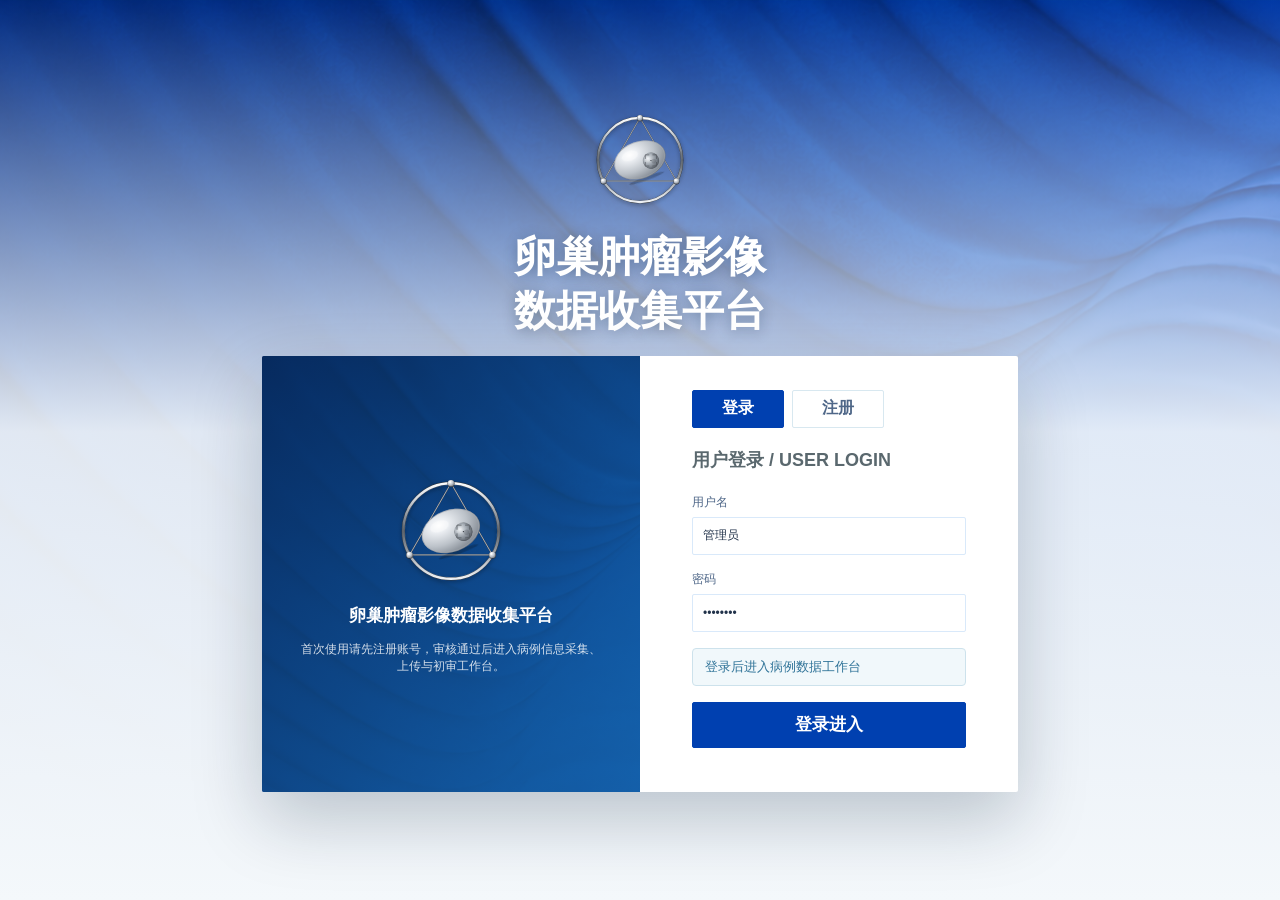
<file: index.html>
<!doctype html>
<html lang="zh-CN">
  <head>
    <meta charset="UTF-8" />
    <meta name="viewport" content="width=device-width, initial-scale=1.0" />
    <title>卵巢肿瘤影像数据平台</title>
    <link rel="stylesheet" href="./styles.css" />
  </head>
  <body class="app-locked">
    <section class="auth-gate" id="authGate" aria-label="登录注册">
      <main class="login-page">
        <section class="login-hero">
          <div class="platform-seal logo-box" aria-hidden="true"><img src="./assets/logo_ovary.svg" alt="" /></div>
          <h1>卵巢肿瘤影像<br />数据收集平台</h1>
          <div class="login-card">
            <div class="login-brand-panel">
              <div class="login-logo logo-box" aria-hidden="true"><img src="./assets/logo_ovary.svg" alt="" /></div>
              <strong>卵巢肿瘤影像数据收集平台</strong>
              <span>首次使用请先注册账号，审核通过后进入病例信息采集、上传与初审工作台。</span>
            </div>
            <div class="auth-forms">
              <div class="auth-switch" role="tablist" aria-label="账号入口">
                <button class="active" data-auth-view="login" type="button">登录</button>
                <button data-auth-view="register" type="button">注册</button>
              </div>
              <form class="login-form auth-form active" id="authLoginForm">
                <h2>用户登录 / USER LOGIN</h2>
                <label>用户名<input name="username" value="管理员" autocomplete="username" /></label>
                <label>密码<input name="password" value="12345678" type="password" autocomplete="current-password" /></label>
                <div class="login-warning">登录后进入病例数据工作台</div>
                <button class="primary login-submit" type="submit">登录进入</button>
              </form>
              <form class="login-form auth-form" id="authRegisterForm">
                <h2>用户注册 / USER REGISTER</h2>
                <label>用户名<input name="username" required placeholder="请输入用户名" autocomplete="username" /></label>
                <label>姓名<input name="contact" required placeholder="请输入姓名" autocomplete="name" /></label>
                <label>手机号<input name="phone" required pattern="^1[3-9]\d{9}$" placeholder="请输入 11 位手机号" autocomplete="tel" /></label>
                <div class="verify-row">
                  <label>验证码<input name="smsCode" required pattern="\d{6}" placeholder="6 位验证码" inputmode="numeric" /></label>
                  <button class="ghost" id="sendSmsCode" type="button">获取验证码</button>
                </div>
                <label>所属机构<select name="organization" required><option>牵头中心</option><option>协作中心</option><option>区域分中心</option></select></label>
                <label>科室<select name="department" required><option>超声医学科</option><option>妇科</option><option>影像科</option><option>病理科</option><option>核医学科</option><option>科研管理办公室</option></select></label>
                <label>职称<select name="title" required><option>主任医师</option><option>副主任医师</option><option>主治医师</option><option>住院医师</option><option>技师</option><option>研究员</option></select></label>
                <label>上传头像<input name="avatar" type="file" accept="image/*" /></label>
                <label>设置密码<input name="password" required type="password" placeholder="请输入密码" autocomplete="new-password" /></label>
                <div class="login-warning">演示原型：提交注册后进入平台</div>
                <button class="primary login-submit" type="submit">注册并进入</button>
              </form>
            </div>
          </div>
        </section>
      </main>
    </section>

    <div class="app-shell">
      <header class="tcia-masthead" aria-label="平台页眉">
        <div class="tcia-institution">
          <div class="tcia-institution-mark logo-box" aria-hidden="true"><img src="./assets/logo_ovary.svg" alt="" /></div>
          <div>
            <strong>卵巢肿瘤影像数据平台</strong>
            <span>Multicenter Ovarian Tumor Imaging Data Platform</span>
          </div>
          <div class="tcia-userbar" aria-label="当前用户">
            <button class="tcia-profile-trigger" id="tciaProfileTrigger" type="button" aria-label="打开个人中心">
              <span class="tcia-avatar" id="tciaUserAvatar" aria-hidden="true">管</span>
            </button>
            <button class="tcia-usertext" id="tciaUserTextButton" type="button" aria-label="打开个人中心">
              <span>当前用户</span>
              <strong id="tciaUserName">管理员</strong>
            </button>
            <button class="tcia-logout" id="tciaLogoutButton" data-action="logout" type="button">退出</button>
          </div>
        </div>
        <div class="tcia-hero-head">
          <nav class="tcia-nav" aria-label="主导航">
            <button class="active" data-panel="homePanel" type="button">首页</button>
            <button data-panel="reviewPanel" type="button">数据初审</button>
            <button data-panel="casePanel" data-tab-jump="ultrasound" type="button">图像上传</button>
            <button data-panel="reportPanel" type="button">报告管理</button>
            <button data-panel="configPanel" type="button">系统配置</button>
          </nav>
          <div class="tcia-hero-brand">
            <div class="tcia-archive-mark text-logo" aria-hidden="true">平台</div>
            <strong>卵巢肿瘤影像数据收集平台</strong>
            <span>医学影像数据采集</span>
          </div>
          <h1>卵巢肿瘤病例信息采集与资料审核</h1>
        </div>
      </header>
      <aside class="sidebar">
        <div class="brand">
          <div class="brand-logo text-logo" aria-hidden="true">平台</div>
          <div>
            <strong>影像数据平台</strong>
            <span>医学影像数据收集平台</span>
          </div>
        </div>
        <nav class="nav-list" aria-label="主导航">
          <button class="nav-item active" data-panel="homePanel" type="button">首页</button>
          <button class="nav-item" data-panel="reviewPanel" type="button">数据初审</button>
          <button class="nav-item" data-panel="casePanel" type="button">病例查看</button>
          <button class="nav-item" data-panel="uploadPanel" type="button">影像质控</button>
          <button class="nav-item" data-panel="reportPanel" type="button">报告管理</button>
          <button class="nav-item" data-panel="configPanel" type="button">系统配置</button>
        </nav>
        <div class="sidebar-note">
          <span>当前账号</span>
          <strong>管理员 · 初审员</strong>
        </div>
      </aside>

      <main class="main">
        <header class="topbar">
          <div class="top-title">
            <div class="top-logo text-logo" aria-hidden="true">平台</div>
            <div>
              <p class="eyebrow">医学影像数据采集</p>
              <h1>卵巢肿瘤病例信息采集与资料审核</h1>
            </div>
          </div>
          <div class="top-actions">
            <button class="plain-action" data-action="export" title="导出数据" type="button">导出</button>
            <button class="plain-action" data-action="messages" title="消息提醒" type="button">消息</button>
            <button class="primary small" data-action="new-case" type="button">新建病例</button>
            <button class="plain-action" data-action="logout" title="退出登录" type="button">退出</button>
          </div>
        </header>

        <section class="view-panel active" id="homePanel">
          <section class="site-home">
            <div class="site-header">
              <div class="site-brand">
                <div class="site-brand-mark text-logo" aria-hidden="true">平台</div>
                <div>
                  <strong>卵巢肿瘤影像数据平台</strong>
                  <span>Multicenter Ovarian Tumor Imaging Data Platform</span>
                </div>
              </div>
              <nav class="site-nav" aria-label="首页导航">
                <button data-panel="homePanel" type="button">首页</button>
                <button data-panel="reviewPanel" type="button">数据初审</button>
                <button data-panel="casePanel" data-tab-jump="ultrasound" type="button">图像上传</button>
                <button data-panel="reportPanel" type="button">报告管理</button>
                <button data-panel="configPanel" type="button">系统配置</button>
              </nav>
            </div>

            <div class="hero-carousel project-hero" aria-label="平台首页">
              <div class="hero-overlay">
                <p>医学影像数据采集</p>
                <h2>卵巢肿瘤影像数据收集平台</h2>
                <span>病例信息填写、超声图像上传、报告归档、初审入库一体化管理</span>
                <div class="hero-actions">
                  <button class="primary" data-panel="reviewPanel" type="button">进入数据初审</button>
                  <button class="ghost light" data-panel="casePanel" data-tab-jump="ultrasound" type="button">上传病例资料</button>
                </div>
              </div>
            </div>

            <div class="home-sections">
              <section class="home-block framework-block">
                <div class="home-title"><i></i><h2>工作提醒与信息更新</h2></div>
                <div class="framework-grid home-task-grid">
                  <article data-panel="reviewPanel"><strong>待初审病例</strong><span id="homePendingReview">0 条</span><button class="ghost light" data-panel="reviewPanel" type="button">前往审核</button></article>
                  <article data-panel="uploadPanel"><strong>待影像质控</strong><span id="homePendingQc">0 份</span><button class="ghost light" data-panel="uploadPanel" type="button">前往质控</button></article>
                  <article data-panel="reportPanel"><strong>资料待补充</strong><span id="homeMissingReports">0 例</span><button class="ghost light" data-panel="reportPanel" type="button">前往查看</button></article>
                  <article data-action="messages"><strong>消息提示</strong><span id="homeMessageHint">今日暂无新消息</span><button class="ghost light" data-action="messages" type="button">查看消息</button></article>
                </div>
              </section>
            </div>
          </section>
        </section>

        <section class="view-panel" id="reviewPanel">
          <section class="flow-guide" aria-label="操作流程">
            <button data-panel="reviewPanel" type="button"><strong>1</strong><span>选择病例数据</span></button>
            <button data-panel="casePanel" data-tab-jump="ultrasound" type="button"><strong>2</strong><span>上传图像资料</span></button>
            <button data-panel="reportPanel" type="button"><strong>3</strong><span>补充报告材料</span></button>
            <button data-panel="uploadPanel" type="button"><strong>4</strong><span>影像质控</span></button>
            <button data-panel="reportPanel" data-action="export-ledger" type="button"><strong>5</strong><span>导出台账</span></button>
          </section>

          <section class="status-strip" aria-label="数据状态">
            <button class="status-card active" data-status="待初审" type="button"><span>待初审</span><strong>0</strong></button>
            <button class="status-card" data-status="初审中" type="button"><span>初审中</span><strong>0</strong></button>
            <button class="status-card" data-status="待复审" type="button"><span>待复审</span><strong>0</strong></button>
            <button class="status-card" data-status="退审中" type="button"><span>退审中</span><strong>0</strong></button>
            <button class="status-card" data-status="不认可数据" type="button"><span>不认可数据</span><strong>0</strong></button>
            <button class="status-card" data-status="作废数据" type="button"><span>作废数据</span><strong>0</strong></button>
            <button class="status-card" data-status="已入库" type="button"><span>已入库</span><strong>0</strong></button>
            <button class="status-card" data-status="已支付" type="button"><span>已支付</span><strong>0</strong></button>
          </section>

          <section class="filter-bar" aria-label="筛选条件">
            <label>检查部位<select id="partFilter"><option>全部</option><option selected>卵巢</option><option>附件区</option><option>盆腔</option></select></label>
            <label>上传机构<select id="orgFilter"><option>全部</option><option selected>牵头中心</option><option>协作中心</option><option>区域分中心</option></select></label>
            <label>是否隐藏<select id="hiddenFilter"><option>全部</option><option selected>未隐藏</option><option>已隐藏</option></select></label>
            <label class="search-field">关键词<input id="keywordInput" placeholder="编号 / 诊断 / 机构" /></label>
            <button class="primary" id="queryButton" type="button">查询</button>
            <button class="ghost" id="resetButton" type="button">重置</button>
          </section>
          <div class="query-summary" id="querySummary" hidden></div>

          <section class="panel">
            <div class="panel-head">
              <div>
                <h2>病例列表</h2>
              </div>
              <div class="panel-actions">
                <span id="selectedCount">已选 0 条</span>
                <button class="ghost" data-action="batch-export" type="button">批量导出</button>
                <button class="primary" data-action="batch-store" type="button">批量入库</button>
              </div>
            </div>
            <div class="table-wrap">
              <table>
                <thead>
                  <tr>
                    <th><input id="selectAllCases" type="checkbox" aria-label="全选病例" /></th>
                    <th>编号</th>
                    <th>病例</th>
                    <th>年龄</th>
                    <th>机构</th>
                    <th>检查部位</th>
                    <th>诊断</th>
                    <th>资料完整度</th>
                    <th>状态</th>
                    <th>操作</th>
                  </tr>
                </thead>
                <tbody id="caseRows"></tbody>
              </table>
            </div>
          </section>
        </section>

        <section class="view-panel" id="casePanel">
          <section class="panel detail-panel" id="caseDetail">
            <div class="panel-head compact">
              <div>
                <h2 id="detailTitle">CASE-2026-001</h2>
                <p id="detailMeta">牵头中心 · 卵巢 · 待初审</p>
              </div>
              <div class="case-selector">
                <label>选择病例<select id="caseSelector" aria-label="选择病例查看详情"></select></label>
              </div>
            </div>

            <div class="patient-card">
              <div><span>病例标识</span><strong id="patientName">病例一</strong></div>
              <div><span>年龄</span><strong id="patientAge">43</strong></div>
              <div><span>病理结果</span><strong id="patientDiagnosis">卵巢囊性包块复查</strong></div>
              <div><span>入库进度</span><strong id="patientProgress">65%</strong></div>
            </div>

            <div class="tabs" role="tablist" aria-label="病例详情">
              <button class="tab active" data-tab="history" type="button">病史</button>
              <button class="tab" data-tab="ultrasound" type="button">超声图像</button>
              <button class="tab" data-tab="lab" type="button">检验结果</button>
              <button class="tab" data-tab="pathology" type="button">病理报告</button>
              <button class="tab" data-tab="ct" type="button">CT / MRI / 核医学</button>
              <button class="tab" data-tab="followup" type="button">随访结果</button>
              <button class="tab" data-tab="other" type="button">其他</button>
            </div>

            <div class="tab-content active" id="history">
              <div class="tab-toolbar">
                <strong>病史资料</strong>
                <button class="upload-button" data-upload="病史" data-category="history" type="button">上传病史附件</button>
              </div>
              <div class="module-heading">基本信息</div>
              <div class="form-grid compact-fields">
                <label>机构编号<input value="CENTER" /></label>
                <label>机构名称<input value="牵头中心" /></label>
                <label>病例编号<input value="CASE-2026-001" /></label>
                <label>检查时间<input type="date" value="2026-07-09" /></label>
                <label class="full">超声仪器品牌及型号<input value="GE Voluson E10" /></label>
              </div>
              <div class="module-heading">临床信息</div>
              <div class="form-grid">
                <label>年龄<input value="46" placeholder="岁" /></label>
                <label>BMI<input value="23.6" /></label>
                <label>主诉<textarea>发现盆腔包块 2 周，伴下腹隐痛。</textarea></label>
                <label>既往史<textarea>无重大手术史，无药物过敏史。</textarea></label>
                <label>临床诊断<textarea>卵巢占位性质待查。</textarea></label>
                <label class="full">卵巢肿瘤既往手术史及放化疗史<textarea>无。如有，填写手术方式、时间、放疗/化疗方案及疗程。</textarea></label>
              </div>
              <div class="nested-section">
                <h3>月经婚育史</h3>
                <div class="field-row three">
                  <label>初潮年龄<input value="13" placeholder="岁" /></label>
                  <label>孕次 G<input value="2" /></label>
                  <label>产次 P<input value="1" /></label>
                </div>
                <div class="field-row four">
                  <label>本次检查是否绝经<select><option>否</option><option>是</option></select></label>
                  <label>绝经年龄<input placeholder="岁" /></label>
                  <label>月经周期<input value="28" placeholder="天" /></label>
                  <label>经期<input value="5" placeholder="天" /></label>
                </div>
                <div class="field-row three">
                  <label>末次月经<input type="date" /></label>
                  <label>本次检查是否为妊娠期<select><option>否</option><option>是</option></select></label>
                  <label>子宫内膜厚<input value="8" placeholder="mm" /></label>
                </div>
              </div>
              <div class="nested-section">
                <h3>家族史</h3>
                <div class="family-grid">
                  <div class="family-card">
                    <label>一级亲属中卵巢癌患者<input value="0" placeholder="例" /></label>
                    <div class="check-row"><label><input type="checkbox" /> 母亲</label><label><input type="checkbox" /> 姐妹</label><label><input type="checkbox" /> 女儿</label></div>
                  </div>
                  <div class="family-card">
                    <label>一级亲属中乳腺癌患者<input value="0" placeholder="例" /></label>
                    <div class="check-row"><label><input type="checkbox" /> 母亲</label><label><input type="checkbox" /> 父亲</label><label><input type="checkbox" /> 姐妹</label><label><input type="checkbox" /> 兄弟</label><label><input type="checkbox" /> 女儿</label><label><input type="checkbox" /> 儿子</label></div>
                  </div>
                  <div class="family-card full">
                    <label>一级亲属中遗传性非息肉病性结直肠癌患者<input value="0" placeholder="例" /></label>
                    <div class="check-row"><label><input type="checkbox" /> 母亲</label><label><input type="checkbox" /> 父亲</label><label><input type="checkbox" /> 姐妹</label><label><input type="checkbox" /> 兄弟</label><label><input type="checkbox" /> 女儿</label><label><input type="checkbox" /> 儿子</label></div>
                  </div>
                </div>
              </div>
            </div>

            <div class="tab-content" id="ultrasound">
              <div class="tab-toolbar">
                <strong id="scanTitle">灰阶超声</strong>
                <button class="upload-button" data-upload="超声图像" data-scan="gray" type="button">上传超声图像</button>
              </div>
              <div class="media-tabs">
                <button class="mini-tab active" data-scan="gray" type="button">灰阶超声</button>
                <button class="mini-tab" data-scan="color" type="button">彩色多普勒超声</button>
                <button class="mini-tab" data-scan="spectrum" type="button">频谱多普勒超声</button>
                <button class="mini-tab" data-scan="threeD" type="button">三维超声</button>
                <button class="mini-tab" data-scan="contrast" type="button">超声造影</button>
                <button class="mini-tab" data-scan="elastography" type="button">弹性成像</button>
              </div>
              <div class="scan-note" id="scanNote">支持 JPEG、JPG、PNG、DICOM/DCM、AVI；DICOM/DCM 自动转换 JPG 预览，AVI 作为动态视频归档。</div>
              <div class="ultrasound-meta">
                <label>超声医生<input value="王医生" /></label>
                <label>职称<input value="副主任医师" /></label>
                <label>工作年限<input value="12 年" /></label>
                <label>O-RADS 分级<select><option>0</option><option>1</option><option>2</option><option selected>3</option><option>4</option><option>5</option></select></label>
                <label class="full">超声报告<textarea>记录病灶部位、大小、囊实性、血流、乳头状突起、腹水等检查所见。</textarea></label>
              </div>
              <div class="upload-zone" id="uploadZone">
                <div>
                  <strong>拖拽文件到此处</strong>
                  <span>或点击右侧按钮选择文件，系统按当前超声分类归档。</span>
                </div>
                <input id="fileInput" type="file" multiple accept=".jpg,.jpeg,.png,.dcm,.dicom,.avi,image/jpeg,image/png,application/dicom,video/avi,video/x-msvideo" />
                <button class="primary" type="button" id="pickFiles">选择文件</button>
              </div>
              <div class="image-grid" id="imageGrid">
                <div class="empty-state scan-empty">当前库暂无超声图像，请点击上传。</div>
              </div>
            </div>

            <div class="tab-content" id="lab">
              <div class="tab-toolbar">
                <strong>检验结果 - 肿瘤标志物</strong>
                <button class="upload-button" data-upload="检验结果" data-category="lab" type="button">上传检验结果</button>
              </div>
              <div class="marker-grid">
                <label>CA125<input value="56.8" /><em>U/ml</em></label>
                <label>HE4<input value="92.1" /><em>pmol/L</em></label>
                <label>AFP<input /><em>ng/ml</em></label>
                <label>CEA<input /><em>ng/ml</em></label>
                <label>CA199<input /><em>U/ml</em></label>
                <label>CA153<input /><em>U/ml</em></label>
                <label>SCC<input /><em>μg/L</em></label>
              </div>
              <div class="upload-list report-files" id="labFiles"></div>
            </div>

            <div class="tab-content" id="pathology">
              <div class="tab-toolbar">
                <strong>病理报告</strong>
                <button class="upload-button" data-upload="病理报告" data-category="pathology" type="button">上传病理报告</button>
              </div>
              <div class="pathology-grid">
                <label>手术侧别<select><option>左侧</option><option>右侧</option><option>双侧</option></select></label>
                <label>肿瘤大小<input placeholder="cm × cm × cm" /></label>
                <label>囊实性<input placeholder="囊性 / 实性 / 囊实性" /></label>
                <label>形态<input placeholder="规则 / 不规则 / 乳头状等" /></label>
                <label>良恶性<select><option>良性</option><option>交界性</option><option>恶性</option></select></label>
                <label>组织来源<select><option>上皮源性</option><option>性索间质来源</option><option>生殖细胞来源</option><option>转移</option><option>其他</option></select></label>
                <label>FIGO 分期<input placeholder="如 IA / IC / IIIC" /></label>
                <label>基因检测<input placeholder="BRCA、HRD" /></label>
                <label class="full">术后病理诊断（包含免疫组化）<textarea>填写术后病理诊断、免疫组化结果及关键结论。</textarea></label>
              </div>
              <div class="upload-list report-files" id="pathologyFiles"></div>
            </div>

            <div class="tab-content" id="ct">
              <div class="tab-toolbar">
                <strong>CT / MRI / 核医学</strong>
                <button class="upload-button" data-upload="CT / MRI / 核医学" data-category="ct" type="button">上传影像报告</button>
              </div>
              <div class="empty-state">CT、MRI、核医学报告按独立页签归档，支持报告文字和附件上传。</div>
              <div class="upload-list report-files" id="ctFiles"></div>
            </div>

            <div class="tab-content" id="followup">
              <div class="tab-toolbar">
                <strong>随访结果</strong>
                <button class="upload-button" data-upload="随访资料" data-category="followup" type="button">上传随访资料</button>
              </div>
              <div class="followup-note">随访内容可在病例提交后再次编辑，支持补充实验室检查、超声信息和检查提示。</div>
              <div class="form-grid">
                <label>随访时间<input type="date" /></label>
                <label>实验室检查日期<input type="date" /></label>
                <label>CA125<input placeholder="U/ml" /></label>
                <label>HE4<input placeholder="pmol/L" /></label>
                <label>AFP<input placeholder="ng/ml" /></label>
                <label>CEA<input placeholder="ng/ml" /></label>
                <label>CA199<input placeholder="U/ml" /></label>
                <label>CA153<input placeholder="U/ml" /></label>
                <label>SCC<input placeholder="μg/L" /></label>
                <label>超声检查时间<input type="date" /></label>
                <label>检查所见<textarea>填写复查超声所见。</textarea></label>
                <label>检查提示<textarea>填写复查提示及处理建议。</textarea></label>
              </div>
              <div class="upload-list report-files" id="followupFiles"></div>
            </div>

            <div class="tab-content" id="other">
              <div class="tab-toolbar">
                <strong>其他资料</strong>
                <button class="upload-button" data-upload="其他资料" data-category="other" type="button">上传其他资料</button>
              </div>
              <div class="empty-state">用于上传知情同意、外院补充资料、随访材料及备注。</div>
              <div class="upload-list report-files" id="otherFiles"></div>
            </div>

            <footer class="review-bar">
              <button class="danger" data-review="退审中" type="button">退审</button>
              <button class="ghost" data-review="不认可数据" type="button">标记不认可</button>
              <button class="ghost" data-review="作废数据" type="button">作废数据</button>
              <button class="primary" data-review="已入库" type="button">初审通过</button>
            </footer>
          </section>
        </section>

        <section class="view-panel" id="uploadPanel">
          <section class="panel">
            <div class="panel-head">
              <div>
                <h2>影像质控与入库</h2>
                <p>集中核查病例影像分类、DICOM转换、待审核数量和入库状态。</p>
              </div>
              <div class="case-selector">
                <label>选择病例<select id="uploadCaseSelector" aria-label="选择病例质控图像"></select></label>
              </div>
            </div>
            <div class="rule-grid image-qc-grid">
              <article class="rule-card"><strong>灰阶超声</strong><span id="qcGrayCount">0 份</span><em id="qcGrayStatus">待补充</em></article>
              <article class="rule-card"><strong>彩色多普勒超声</strong><span id="qcColorCount">0 份</span><em id="qcColorStatus">待补充</em></article>
              <article class="rule-card"><strong>频谱多普勒超声</strong><span id="qcSpectrumCount">0 份</span><em id="qcSpectrumStatus">待补充</em></article>
              <article class="rule-card"><strong>三维超声</strong><span id="qcThreeDCount">0 份</span><em id="qcThreeDStatus">待补充</em></article>
              <article class="rule-card"><strong>超声造影</strong><span id="qcContrastCount">0 份</span><em id="qcContrastStatus">待补充</em></article>
              <article class="rule-card"><strong>弹性成像</strong><span id="qcElastographyCount">0 份</span><em id="qcElastographyStatus">待补充</em></article>
            </div>
            <div class="report-summary-card image-qc-summary">
              <div><span>影像总数</span><strong id="qcImageTotal">0 份</strong></div>
              <div><span>待审核影像</span><strong id="qcPendingTotal">0 份</strong></div>
              <div><span>DICOM转换</span><strong id="qcDicomTotal">0 份</strong></div>
            </div>
            <div class="upload-library">
              <div class="panel-head compact">
                <div>
                  <h2>当前病例影像质控清单</h2>
                  <p id="uploadLibraryMeta">CASE-2026-001 · 病例一 · 0 份资料</p>
                </div>
                <div class="panel-actions">
                  <button class="ghost" data-action="open-case-upload" type="button">进入病例上传</button>
                  <button class="primary" data-action="store-current" type="button">影像入库</button>
                </div>
              </div>
              <div class="upload-list" id="uploadList"></div>
            </div>
            <footer class="review-bar">
              <button class="danger" data-review="退审中" type="button">退审</button>
              <button class="ghost" data-review="不认可数据" type="button">标记不认可</button>
              <button class="ghost" data-review="作废数据" type="button">作废数据</button>
              <button class="primary" data-review="已入库" type="button">初审通过</button>
            </footer>
          </section>
        </section>

        <section class="view-panel" id="reportPanel">
          <section class="panel">
            <div class="panel-head">
              <div>
                <h2>报告管理</h2>
                <p>按病例汇总已上传资料并导出简明报告。</p>
              </div>
              <div class="panel-actions">
                <button class="primary" data-action="export-patient-report" type="button">按病例导出报告</button>
                <button class="ghost" data-action="export-ledger" type="button">导出完整性台账</button>
              </div>
            </div>
            <div class="report-summary-card">
              <label>选择病例<select id="reportCaseSelector" aria-label="选择病例查看报告"></select></label>
              <div><span>当前病例上传总数</span><strong id="reportTotalCount">0 份</strong></div>
              <div><span>报告范围</span><strong>病史、检验、病理、影像、随访、其他</strong></div>
            </div>
            <div class="report-matrix">
              <div class="matrix-row matrix-head"><span>资料类型</span><span>当前状态</span><span>文件数</span><span>最近上传</span></div>
              <div class="matrix-row"><span>病史</span><span id="historyStatus" class="warn">待补充</span><span id="historyCount">0 份</span><span id="historyLatest">-</span></div>
              <div class="matrix-row"><span>超声图像</span><span id="ultrasoundStatus" class="warn">待补充</span><span id="ultrasoundCount">0 份</span><span id="ultrasoundLatest">-</span></div>
              <div class="matrix-row"><span>检验结果</span><span id="labStatus" class="warn">待补充</span><span id="labCount">0 份</span><span id="labLatest">-</span></div>
              <div class="matrix-row"><span>病理报告</span><span id="pathologyStatus" class="warn">待补充</span><span id="pathologyCount">0 份</span><span id="pathologyLatest">-</span></div>
              <div class="matrix-row"><span>CT / MRI / 核医学</span><span id="ctStatus" class="warn">待补充</span><span id="ctCount">0 份</span><span id="ctLatest">-</span></div>
              <div class="matrix-row"><span>随访结果</span><span id="followupStatus" class="warn">待补充</span><span id="followupCount">0 份</span><span id="followupLatest">-</span></div>
              <div class="matrix-row"><span>其他</span><span id="otherStatus" class="warn">待补充</span><span id="otherCount">0 份</span><span id="otherLatest">-</span></div>
            </div>
            <div class="upload-library">
              <div class="panel-head compact">
                <div>
                  <h2>当前病例资料清单</h2>
                  <p id="reportPatientSummary">选择病例后显示其所有已上传资料。</p>
                </div>
              </div>
              <div class="upload-list" id="reportAllFiles"></div>
            </div>
            <footer class="review-bar">
              <button class="danger" data-review="退审中" type="button">退审</button>
              <button class="ghost" data-review="不认可数据" type="button">标记不认可</button>
              <button class="ghost" data-review="作废数据" type="button">作废数据</button>
              <button class="primary" data-review="已入库" type="button">初审通过</button>
            </footer>
          </section>
        </section>

        <section class="view-panel" id="configPanel">
          <section class="panel">
            <div class="panel-head">
              <div>
                <h2>系统配置</h2>
                <p>面向管理员配置字段、机构、审核权限和上传规则。</p>
              </div>
              <button class="primary" type="button">保存配置</button>
            </div>
            <div class="admin-grid">
              <article class="admin-card">
                <h3>字段配置</h3>
                <label><input type="checkbox" checked /> 病史四项为必填</label>
                <label><input type="checkbox" checked /> 超声图像至少上传一类</label>
                <label><input type="checkbox" /> CT / MRI / 核医学设为必填</label>
              </article>
              <article class="admin-card">
                <h3>机构管理</h3>
                <label>默认上传机构<select><option>牵头中心</option><option>协作中心</option><option>区域分中心</option></select></label>
                <label>检查部位<select><option>卵巢</option><option>附件区</option><option>盆腔</option></select></label>
              </article>
              <article class="admin-card">
                <h3>审核角色</h3>
                <label><input type="checkbox" checked /> 初审员可退审</label>
                <label><input type="checkbox" checked /> 复审员可入库</label>
                <label><input type="checkbox" checked /> 财务角色可标记已支付</label>
              </article>
            </div>
          </section>
        </section>
      </main>
    </div>

    <div class="modal-backdrop" id="modalBackdrop" hidden>
      <section class="modal" role="dialog" aria-modal="true" aria-labelledby="modalTitle">
        <div class="modal-head">
          <h2 id="modalTitle">新建病例</h2>
          <button class="modal-close" type="button" aria-label="关闭">×</button>
        </div>
        <div class="modal-body" id="modalBody"></div>
      </section>
    </div>

    <script src="./script.js"></script>
  </body>
</html>
</file>
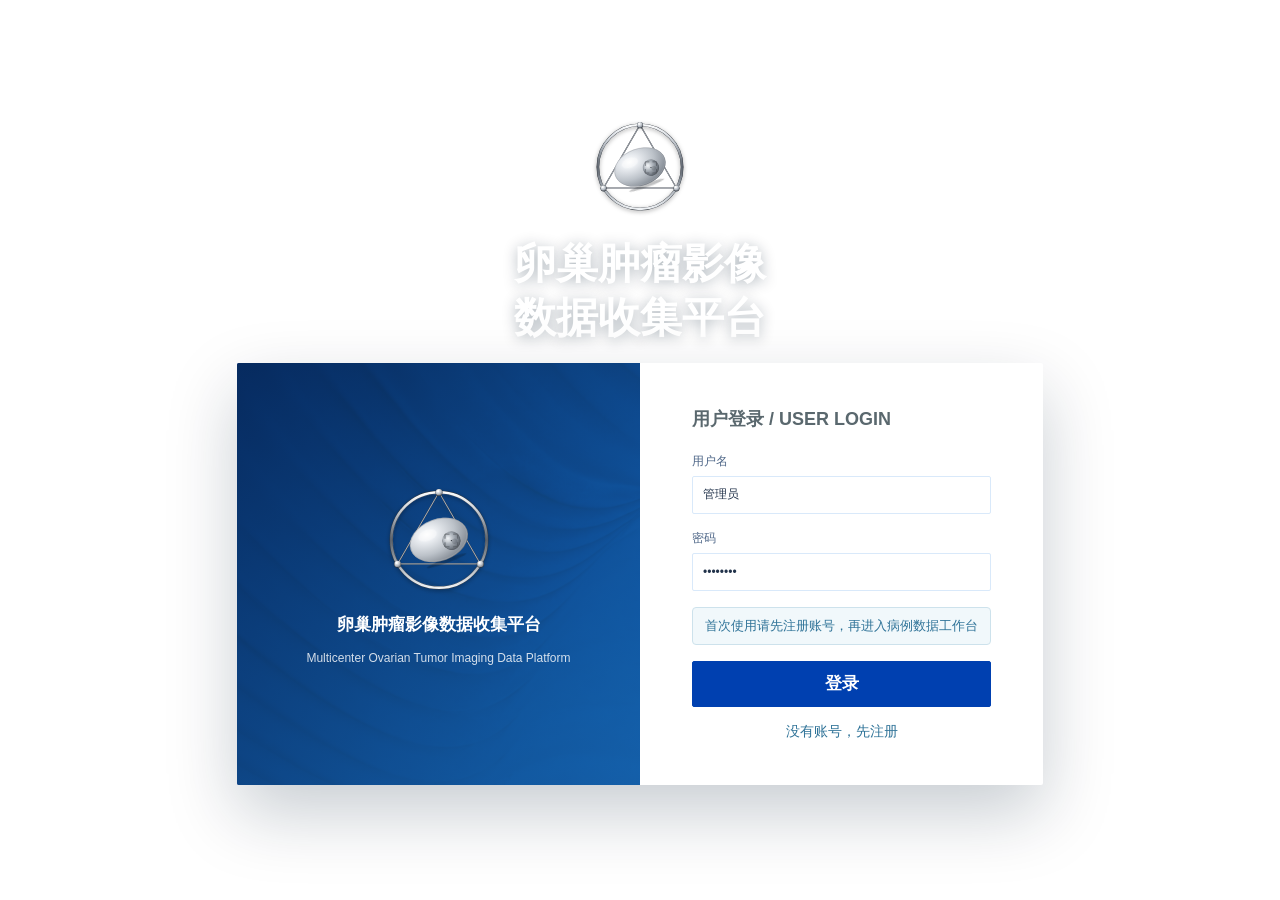
<file: login.html>
<!doctype html>
<html lang="zh-CN">
  <head>
    <meta charset="UTF-8" />
    <meta name="viewport" content="width=device-width, initial-scale=1.0" />
    <title>多中心数据收集平台登录</title>
    <link rel="stylesheet" href="./styles.css" />
  </head>
  <body class="login-body">
    <main class="login-page">
      <section class="login-hero" aria-label="平台登录">
        <div class="platform-seal logo-box" aria-hidden="true"><img src="./assets/logo_ovary.svg" alt="" /></div>
        <h1>卵巢肿瘤影像<br />数据收集平台</h1>
        <div class="login-card">
          <div class="login-brand-panel">
            <div class="login-logo logo-box" aria-hidden="true"><img src="./assets/logo_ovary.svg" alt="" /></div>
            <strong>卵巢肿瘤影像数据收集平台</strong>
            <span>Multicenter Ovarian Tumor Imaging Data Platform</span>
          </div>
          <form class="login-form" action="./index.html?authed=1">
            <h2>用户登录 / USER LOGIN</h2>
            <label>
              用户名
              <input name="username" value="管理员" autocomplete="username" />
            </label>
            <label>
              密码
              <input name="password" value="12345678" type="password" autocomplete="current-password" />
            </label>
            <div class="login-warning">首次使用请先注册账号，再进入病例数据工作台</div>
            <button class="primary login-submit" type="submit">登录</button>
            <a class="form-link" href="./register.html">没有账号，先注册</a>
          </form>
        </div>
      </section>
    </main>
  </body>
</html>
</file>
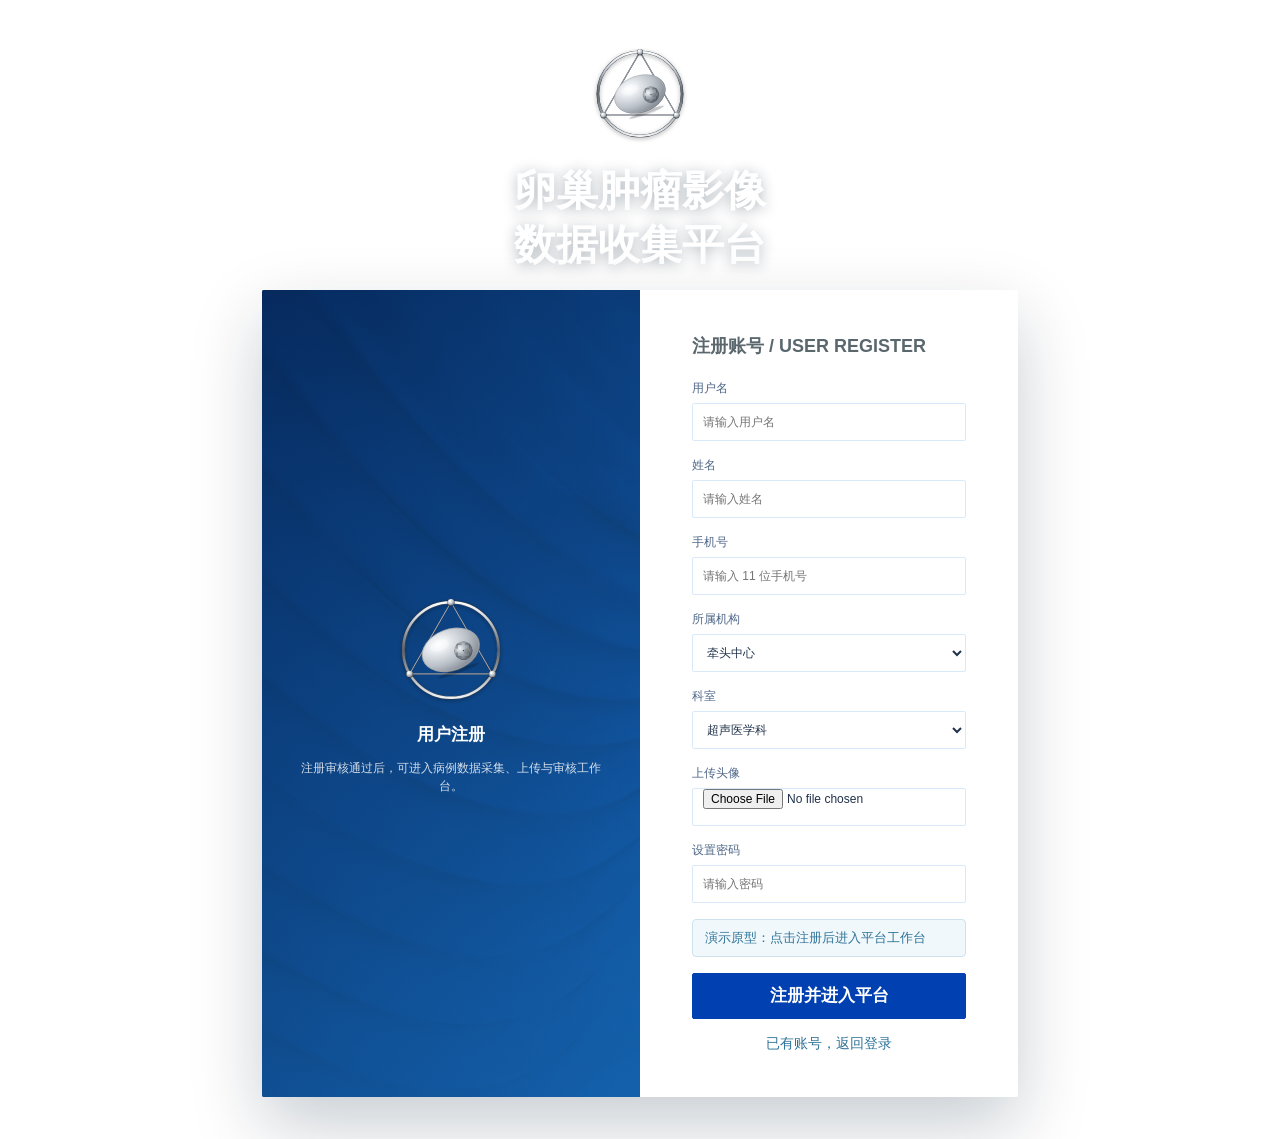
<file: register.html>
<!doctype html>
<html lang="zh-CN">
  <head>
    <meta charset="UTF-8" />
    <meta name="viewport" content="width=device-width, initial-scale=1.0" />
    <title>用户注册 - 多中心数据平台</title>
    <link rel="stylesheet" href="./styles.css" />
  </head>
  <body class="login-body">
    <main class="login-page">
      <section class="login-hero" aria-label="用户注册">
        <div class="platform-seal logo-box" aria-hidden="true"><img src="./assets/logo_ovary.svg" alt="" /></div>
        <h1>卵巢肿瘤影像<br />数据收集平台</h1>
        <div class="login-card register-card">
          <div class="login-brand-panel">
            <div class="login-logo logo-box" aria-hidden="true"><img src="./assets/logo_ovary.svg" alt="" /></div>
            <strong>用户注册</strong>
            <span>注册审核通过后，可进入病例数据采集、上传与审核工作台。</span>
          </div>
          <form class="login-form" action="./index.html?authed=1">
            <h2>注册账号 / USER REGISTER</h2>
            <label>用户名<input name="username" required placeholder="请输入用户名" autocomplete="username" /></label>
            <label>姓名<input name="contact" required placeholder="请输入姓名" autocomplete="name" /></label>
            <label>手机号<input name="phone" required pattern="^1[3-9]\d{9}$" placeholder="请输入 11 位手机号" autocomplete="tel" /></label>
            <label>所属机构<select name="organization" required><option>牵头中心</option><option>协作中心</option><option>区域分中心</option></select></label>
            <label>科室<select name="department" required><option>超声医学科</option><option>妇科</option><option>影像科</option><option>病理科</option><option>核医学科</option><option>科研管理办公室</option></select></label>
            <label>上传头像<input name="avatar" type="file" accept="image/*" /></label>
            <label>设置密码<input name="password" required type="password" placeholder="请输入密码" autocomplete="new-password" /></label>
            <div class="login-warning">演示原型：点击注册后进入平台工作台</div>
            <button class="primary login-submit" type="submit">注册并进入平台</button>
            <a class="form-link" href="./login.html">已有账号，返回登录</a>
          </form>
        </div>
      </section>
    </main>
  </body>
</html>
</file>
<file: styles.css>
:root {
  --bg: #fff5f7;
  --panel: #ffffff;
  --ink: #302d30;
  --muted: #75676d;
  --line: #f2c7d1;
  --cyan: #fb416b;
  --teal: #d8305a;
  --green: #20744b;
  --amber: #b7791f;
  --red: #bf3f46;
  --shadow: none;
}

* {
  box-sizing: border-box;
}

body {
  margin: 0;
  background: var(--bg);
  color: var(--ink);
  font-family: -apple-system, BlinkMacSystemFont, "Segoe UI", "PingFang SC", "Microsoft YaHei", sans-serif;
}

body.app-locked {
  background: #fff5f7;
}

body.app-locked .app-shell {
  display: none;
}

body:not(.app-locked) .auth-gate,
.auth-gate[hidden] {
  display: none;
}

.login-body {
  background: #fff5f7;
}

button,
input,
select,
textarea {
  font: inherit;
}

button {
  cursor: pointer;
}

.app-shell {
  display: grid;
  grid-template-columns: 248px minmax(0, 1fr);
  min-height: 100vh;
}

.sidebar {
  background: #fb416b;
  color: #f6fbfb;
  padding: 0;
  display: flex;
  flex-direction: column;
  gap: 0;
}

.brand {
  display: flex;
  align-items: center;
  gap: 12px;
  min-height: 72px;
  padding: 14px 18px;
  border-bottom: 1px solid rgba(255, 255, 255, 0.22);
  background: #e93662;
}

.brand-mark,
.brand-logo,
.top-logo,
.site-brand-mark,
.platform-seal,
.text-logo {
  width: 42px;
  height: 42px;
  background: white;
  border: 1px solid rgba(255, 255, 255, 0.58);
  border-radius: 2px;
  display: grid;
  place-items: center;
  color: var(--teal);
  font-weight: 800;
  font-size: 12px;
  letter-spacing: 0;
}

.brand strong,
.brand span {
  display: block;
}

.brand span {
  margin-top: 3px;
  color: #ffe3ea;
  font-size: 12px;
}

.nav-list {
  display: grid;
  gap: 0;
  padding: 10px 0;
}

.nav-item {
  height: 46px;
  border: 0;
  border-radius: 0;
  background: transparent;
  color: #fff7fa;
  display: flex;
  align-items: center;
  padding: 0 22px;
  text-align: left;
  border-left: 4px solid transparent;
}

.nav-item span {
  width: 22px;
  text-align: center;
  color: #79d0d1;
}

.nav-item.active,
.nav-item:hover {
  background: #e93662;
  border-left-color: white;
  color: white;
}

.sidebar-note {
  margin-top: auto;
  padding: 16px 18px;
  border-top: 1px solid rgba(255, 255, 255, 0.2);
  background: #e93662;
}

.sidebar-note span,
.sidebar-note strong {
  display: block;
}

.sidebar-note span {
  color: #aac5c8;
  font-size: 12px;
  margin-bottom: 6px;
}

.main {
  min-width: 0;
  padding: 0 22px 22px;
}

.topbar {
  display: flex;
  align-items: center;
  justify-content: space-between;
  gap: 20px;
  min-height: 72px;
  margin: 0 -22px 18px;
  padding: 0 22px;
  background: white;
  border-bottom: 1px solid var(--line);
}

.eyebrow {
  margin: 0 0 4px;
  color: var(--teal);
  font-size: 13px;
  font-weight: 700;
}

h1,
h2,
p {
  margin: 0;
}

h1 {
  font-size: 22px;
  line-height: 1.25;
  font-weight: 700;
}

h2 {
  font-size: 17px;
}

.top-actions {
  display: flex;
  align-items: center;
  gap: 8px;
}

.top-title {
  display: flex;
  align-items: center;
  gap: 14px;
}

.top-logo {
  width: 54px;
  height: 54px;
  flex: 0 0 auto;
  border-color: var(--line);
}

.flow-guide {
  display: grid;
  grid-template-columns: repeat(5, minmax(0, 1fr));
  gap: 10px;
  margin-bottom: 14px;
}

.flow-guide button {
  min-height: 64px;
  border: 1px solid var(--line);
  background: white;
  color: var(--ink);
  display: flex;
  align-items: center;
  gap: 10px;
  padding: 10px 12px;
  text-align: left;
}

.flow-guide strong {
  width: 30px;
  height: 30px;
  display: grid;
  place-items: center;
  border-radius: 50%;
  background: var(--cyan);
  color: white;
}

.flow-guide span {
  font-weight: 700;
}

.site-home {
  display: grid;
  gap: 18px;
}

.site-header {
  display: flex;
  align-items: center;
  justify-content: space-between;
  gap: 20px;
  min-height: 86px;
  padding: 14px 22px;
  background: white;
  border: 1px solid var(--line);
}

.site-brand {
  display: flex;
  align-items: center;
  gap: 14px;
}

.site-brand-mark {
  width: 58px;
  height: 58px;
  border-color: var(--line);
  background: #fff5f7;
  font-size: 14px;
}

.site-brand strong,
.site-brand span {
  display: block;
}

.site-brand strong {
  color: var(--teal);
  font-size: 24px;
  letter-spacing: 0;
}

.site-brand span {
  color: var(--muted);
  margin-top: 3px;
  font-size: 13px;
}

.site-nav {
  display: flex;
  align-items: center;
  gap: 4px;
  overflow-x: auto;
}

.site-nav button {
  height: 42px;
  border: 0;
  border-bottom: 3px solid transparent;
  background: transparent;
  color: #40363a;
  padding: 0 14px;
  white-space: nowrap;
}

.site-nav button:hover {
  color: var(--cyan);
  border-bottom-color: var(--cyan);
}

.hero-carousel {
  position: relative;
  min-height: 430px;
  overflow: hidden;
  border: 1px solid var(--line);
  background:
    radial-gradient(circle at 82% 20%, rgba(255, 255, 255, 0.76), transparent 30%),
    linear-gradient(135deg, #fb416b 0%, #f5809a 48%, #fff5f7 100%);
}

.hero-slide {
  position: absolute;
  inset: 0;
  width: 100%;
  height: 100%;
  object-fit: cover;
  opacity: 0;
  pointer-events: none;
  animation: heroFade 15s infinite;
  animation-fill-mode: both;
  z-index: 0;
}

.slide-one {
  animation-delay: 0s;
}

.slide-two {
  animation-delay: 5s;
}

.slide-three {
  animation-delay: 10s;
}

.hero-overlay {
  position: absolute;
  inset: 0;
  z-index: 1;
  display: grid;
  align-content: end;
  justify-items: start;
  gap: 10px;
  padding: 44px;
  color: white;
  background:
    linear-gradient(90deg, rgba(251, 65, 107, 0.78), rgba(251, 65, 107, 0.34) 45%, rgba(255, 245, 247, 0.1)),
    repeating-linear-gradient(135deg, rgba(255, 255, 255, 0.14) 0 1px, transparent 1px 28px);
}

.hero-overlay p,
.hero-overlay h2,
.hero-overlay span {
  margin: 0;
  text-shadow: 0 1px 4px rgba(48, 45, 48, 0.24);
}

.hero-overlay p {
  font-size: 17px;
  font-weight: 700;
}

.hero-overlay h2 {
  font-size: clamp(30px, 4.2vw, 52px);
  line-height: 1.1;
}

.hero-overlay span {
  max-width: 720px;
  font-size: 17px;
}

.hero-actions {
  display: flex;
  flex-wrap: wrap;
  gap: 10px;
  margin-top: 10px;
}

.ghost.light {
  background: rgba(255, 255, 255, 0.9);
  color: var(--teal);
}

.home-sections {
  display: grid;
  grid-template-columns: minmax(0, 0.95fr) minmax(0, 1.05fr);
  gap: 18px;
}

.home-block {
  background: white;
  border: 1px solid var(--line);
  padding: 20px;
}

.framework-block {
  grid-column: 1 / -1;
}

.home-title {
  display: flex;
  align-items: center;
  gap: 10px;
  margin-bottom: 16px;
}

.home-title i {
  width: 5px;
  height: 28px;
  background: var(--cyan);
}

.home-title h2 {
  font-size: 24px;
}

.quick-grid {
  display: grid;
  grid-template-columns: repeat(2, minmax(0, 1fr));
  gap: 12px;
}

.quick-grid button,
.framework-grid article {
  min-height: 108px;
  border: 0;
  background: #fb416b;
  color: white;
  padding: 16px;
  text-align: left;
}

.quick-grid button:nth-child(2n),
.framework-grid article:nth-child(2n) {
  background: #f8879e;
}

.quick-grid strong,
.quick-grid span,
.framework-grid strong,
.framework-grid span {
  display: block;
}

.quick-grid strong,
.framework-grid strong {
  font-size: 21px;
  margin-bottom: 8px;
}

.quick-grid span,
.framework-grid span {
  color: rgba(255, 255, 255, 0.9);
  line-height: 1.45;
}

.framework-grid .upload-button {
  min-height: 34px;
  margin-top: 12px;
  border-color: rgba(255, 255, 255, 0.82);
  background: rgba(255, 255, 255, 0.94);
  color: var(--teal);
}

.framework-grid {
  display: grid;
  grid-template-columns: repeat(3, minmax(0, 1fr));
  gap: 12px;
}

.home-task-grid {
  grid-template-columns: repeat(4, minmax(0, 1fr));
}

.home-task-grid article {
  cursor: pointer;
  min-height: 142px;
}

.home-task-grid article:hover {
  filter: brightness(1.02);
}

.home-task-grid button {
  align-self: flex-start;
  border-color: rgba(255, 255, 255, 0.86);
  background: rgba(255, 255, 255, 0.16);
  color: white;
}

.usage-steps {
  list-style: none;
  margin: 0;
  padding: 0;
  display: grid;
  gap: 10px;
}

.usage-steps li {
  display: grid;
  grid-template-columns: 110px minmax(0, 1fr);
  gap: 12px;
  align-items: start;
  border-bottom: 1px solid #f6d7df;
  padding: 0 0 10px;
}

.usage-steps strong {
  color: var(--teal);
}

.usage-steps span {
  color: var(--muted);
  line-height: 1.55;
}

@keyframes heroFade {
  0%,
  32% {
    opacity: 1;
    transform: scale(1);
  }
  38%,
  100% {
    opacity: 0;
    transform: scale(1.02);
  }
}

.plain-action {
  height: 34px;
  border: 1px solid var(--line);
  border-radius: 2px;
  background: white;
  color: var(--teal);
  padding: 0 12px;
}

.primary,
.ghost,
.danger {
  height: 38px;
  border-radius: 2px;
  border: 1px solid transparent;
  padding: 0 14px;
  white-space: nowrap;
}

.primary {
  background: var(--cyan);
  color: white;
}

.primary.small {
  height: 38px;
}

.ghost {
  background: white;
  border-color: var(--line);
  color: #32444a;
}

.danger {
  background: #fff3f3;
  border-color: #f1c4c6;
  color: var(--red);
}

.top-actions button,
.hero-actions button,
.filter-bar button,
.review-actions button,
.section-actions button,
.modal-actions button,
.upload-row button,
.auth-switch button {
  border-radius: 2px;
}

.status-strip {
  display: grid;
  grid-template-columns: repeat(8, minmax(0, 1fr));
  gap: 10px;
  margin-bottom: 14px;
}

.status-card {
  min-height: 78px;
  border: 1px solid var(--line);
  border-radius: 2px;
  background: white;
  padding: 12px;
  text-align: left;
  display: grid;
  align-content: space-between;
}

.status-card span {
  color: var(--muted);
  font-size: 13px;
}

.status-card strong {
  font-size: 25px;
}

.status-card.active {
  border-color: var(--cyan);
  box-shadow: inset 0 3px 0 var(--cyan);
}

.view-panel {
  display: none;
}

.view-panel.active {
  display: block;
}

.filter-bar {
  display: grid;
  grid-template-columns: repeat(3, minmax(130px, 180px)) minmax(180px, 1fr) auto auto;
  gap: 10px;
  align-items: end;
  padding: 14px;
  background: white;
  border: 1px solid var(--line);
  border-radius: 2px;
  margin-bottom: 14px;
}

.query-summary {
  margin: -4px 0 14px;
  padding: 10px 14px;
  border: 1px solid var(--line);
  background: white;
  color: var(--ink);
  font-weight: 700;
}

.query-summary span {
  margin-left: 12px;
  color: var(--muted);
  font-weight: 500;
}

.search-hit {
  display: inline-block;
  padding: 0 3px;
  background: #ffe0e8;
  color: #c7284d;
  font-weight: 800;
}

.empty-row {
  height: 96px;
  text-align: center;
  color: var(--muted);
  background: #fffafb;
}

label {
  display: grid;
  gap: 6px;
  color: var(--muted);
  font-size: 12px;
}

select,
input,
textarea {
  width: 100%;
  border: 1px solid var(--line);
  border-radius: 2px;
  background: white;
  color: var(--ink);
}

select,
input {
  height: 38px;
  padding: 0 10px;
}

input[type="checkbox"] {
  width: 16px;
  height: 16px;
  padding: 0;
}

textarea {
  min-height: 96px;
  padding: 10px;
  resize: vertical;
}

.content-grid {
  display: grid;
  grid-template-columns: minmax(540px, 1.05fr) minmax(420px, 0.95fr);
  gap: 14px;
  align-items: start;
  min-width: 0;
}

.panel {
  min-width: 0;
  background: var(--panel);
  border: 1px solid var(--line);
  border-radius: 2px;
  box-shadow: var(--shadow);
  overflow: hidden;
}

.panel-head {
  display: flex;
  align-items: flex-start;
  justify-content: space-between;
  gap: 16px;
  padding: 16px;
  border-bottom: 1px solid var(--line);
}

.panel-head p {
  color: var(--muted);
  margin-top: 5px;
  font-size: 13px;
}

.panel-head.compact {
  align-items: center;
}

.panel-actions {
  display: flex;
  align-items: center;
  gap: 8px;
}

.case-selector label,
.report-summary-card label {
  display: grid;
  gap: 5px;
  color: var(--muted);
  font-size: 12px;
}

.case-selector select,
.report-summary-card select {
  min-width: 260px;
  border: 1px solid var(--line);
  background: white;
  color: var(--ink);
  padding: 9px 10px;
}

.report-summary-card {
  display: grid;
  grid-template-columns: minmax(260px, 1.4fr) repeat(2, minmax(180px, 1fr));
  gap: 12px;
  margin: 16px;
  padding: 14px;
  border: 1px solid var(--line);
  background: #fff8fa;
}

.report-summary-card div {
  display: grid;
  align-content: center;
  gap: 5px;
  padding: 10px 12px;
  background: white;
  border: 1px solid var(--line);
}

.report-summary-card span {
  color: var(--muted);
  font-size: 12px;
}

.report-summary-card strong {
  color: var(--ink);
  font-size: 16px;
}

#selectedCount {
  color: var(--muted);
  font-size: 13px;
  white-space: nowrap;
}

.panel > .rule-grid,
.panel > .admin-grid,
.panel > .report-matrix {
  margin: 16px;
}

.badge {
  background: #fff0f4;
  color: var(--teal);
  border-radius: 2px;
  padding: 6px 10px;
  font-size: 12px;
  white-space: nowrap;
}

.table-wrap {
  overflow-x: auto;
}

table {
  width: 100%;
  min-width: 920px;
  border-collapse: collapse;
}

th,
td {
  padding: 12px 14px;
  border-bottom: 1px solid var(--line);
  text-align: left;
  font-size: 13px;
  white-space: nowrap;
}

th {
  color: var(--muted);
  background: #f3f7f9;
  font-weight: 700;
}

tr.selected {
  background: #fff0f4;
}

.progress {
  width: 108px;
  height: 8px;
  border-radius: 2px;
  background: #e8eff0;
  overflow: hidden;
}

.progress span {
  display: block;
  height: 100%;
  border-radius: inherit;
  background: var(--cyan);
}

.row-action {
  border: 0;
  background: transparent;
  color: var(--cyan);
  padding: 0;
}

.patient-card {
  display: grid;
  grid-template-columns: repeat(4, minmax(0, 1fr));
  gap: 10px;
  padding: 16px;
  border-bottom: 1px solid var(--line);
}

.patient-card div {
  background: #fff8fa;
  border: 1px solid var(--line);
  border-radius: 2px;
  padding: 10px;
}

.patient-card span,
.patient-card strong {
  display: block;
}

.patient-card span {
  color: var(--muted);
  font-size: 12px;
  margin-bottom: 4px;
}

.tabs {
  display: flex;
  gap: 34px;
  padding: 0 16px;
  border-bottom: 1px solid var(--line);
  background: white;
  overflow-x: auto;
}

.media-tabs {
  display: flex;
  gap: 28px;
  padding: 18px 0 0;
  overflow-x: auto;
  border-bottom: 1px solid var(--line);
}

.tab,
.mini-tab {
  border: 0;
  border-bottom: 4px solid transparent;
  background: transparent;
  padding: 18px 0;
  color: var(--muted);
  white-space: nowrap;
  font-size: 28px;
  font-weight: 700;
  letter-spacing: 0;
}

.mini-tab {
  font-size: 24px;
  padding: 18px 0;
}

.tab.active,
.mini-tab.active {
  color: var(--cyan);
  border-bottom-color: var(--cyan);
  font-weight: 700;
}

.tab-content {
  display: none;
  padding: 18px 16px;
}

.tab-content.active {
  display: block;
}

.tab-toolbar {
  display: flex;
  align-items: center;
  justify-content: space-between;
  gap: 14px;
  margin-bottom: 12px;
}

.tab-toolbar strong {
  font-size: 16px;
  color: #243840;
}

.upload-button {
  min-width: 82px;
  height: 34px;
  border: 1px solid var(--cyan);
  border-radius: 2px;
  background: #f7fcfe;
  color: var(--cyan);
  padding: 0 12px;
}

.upload-button:hover {
  background: var(--cyan);
  color: white;
}

.scan-note {
  margin-top: 10px;
  color: var(--muted);
  font-size: 13px;
}

.form-grid {
  display: grid;
  grid-template-columns: repeat(2, minmax(0, 1fr));
  gap: 12px;
}

.form-grid .full,
.pathology-grid .full,
.ultrasound-meta .full {
  grid-column: 1 / -1;
}

.compact-fields {
  margin-bottom: 10px;
}

.module-heading {
  margin: 14px 0 12px;
  padding-left: 9px;
  border-left: 5px solid var(--cyan);
  color: var(--ink);
  font-size: 15px;
  font-weight: 800;
}

.ultrasound-meta,
.marker-grid,
.pathology-grid {
  display: grid;
  gap: 12px;
  padding: 14px;
  border: 1px solid var(--line);
  background: #fffafb;
}

.ultrasound-meta,
.marker-grid,
.pathology-grid {
  grid-template-columns: repeat(4, minmax(0, 1fr));
}

.nested-section {
  margin-top: 14px;
  padding: 14px;
  border: 1px solid var(--line);
  background: #fffafb;
}

.nested-section h3 {
  margin: 0 0 12px;
  color: var(--teal);
  font-size: 16px;
}

.field-row,
.family-grid {
  display: grid;
  gap: 12px;
}

.field-row {
  margin-top: 12px;
}

.field-row:first-of-type {
  margin-top: 0;
}

.field-row.three {
  grid-template-columns: repeat(3, minmax(0, 1fr));
}

.field-row.four {
  grid-template-columns: repeat(4, minmax(0, 1fr));
}

.family-grid {
  grid-template-columns: repeat(2, minmax(0, 1fr));
}

.family-card {
  display: grid;
  gap: 10px;
  padding: 12px;
  border: 1px solid #ffd2dc;
  background: white;
}

.family-card.full {
  grid-column: 1 / -1;
}

.check-row {
  display: flex;
  flex-wrap: wrap;
  gap: 10px 16px;
}

.check-row label {
  display: inline-flex;
  align-items: center;
  gap: 6px;
  color: var(--ink);
  font-size: 13px;
}

.marker-grid label {
  grid-template-columns: minmax(0, 1fr) auto;
  align-items: end;
}

.marker-grid em {
  color: var(--muted);
  font-style: normal;
  font-size: 13px;
  white-space: nowrap;
}

.followup-note {
  margin-bottom: 14px;
  padding: 10px 12px;
  border: 1px solid #ffd2dc;
  background: #fff5f7;
  color: var(--muted);
  font-size: 13px;
}

.upload-zone {
  min-height: 118px;
  border: 1px dashed #91cbd5;
  border-radius: 2px;
  background: #fff8fa;
  margin-top: 14px;
  padding: 18px;
  display: grid;
  grid-template-columns: minmax(0, 1fr) auto;
  align-items: center;
  gap: 12px;
}

.upload-zone strong,
.upload-zone span {
  display: block;
}

.upload-zone span {
  color: var(--muted);
  margin-top: 6px;
  font-size: 13px;
}

.upload-zone input {
  display: none;
}

.upload-zone.dragging {
  background: #e5f6ee;
  border-color: var(--green);
}

.image-grid {
  display: grid;
  grid-template-columns: repeat(2, minmax(0, 1fr));
  gap: 12px;
  margin-top: 14px;
}

figure {
  position: relative;
  margin: 0;
  border: 1px solid var(--line);
  border-radius: 2px;
  overflow: hidden;
  background: white;
  display: grid;
  grid-template-rows: 48px 300px 64px;
  min-height: 412px;
}

figure.selected-upload,
.upload-row.selected-upload {
  border-color: var(--cyan);
  background: #fff0f4;
}

.upload-select {
  display: flex;
  align-items: center;
  gap: 4px;
  width: auto;
  padding: 4px 8px;
  border: 1px solid rgba(251, 65, 107, 0.5);
  background: rgba(255, 255, 255, 0.94);
  color: var(--teal);
}

.preview-actions {
  display: flex;
  align-items: center;
  justify-content: space-between;
  gap: 12px;
  padding: 8px;
  background: white;
}

.preview-frame {
  min-height: 0;
  display: grid;
  place-items: center;
  border-top: 1px solid #fff0f4;
  border-bottom: 1px solid var(--line);
  background: #fbfbfb;
  overflow: hidden;
}

.preview-button {
  width: 100%;
  height: 100%;
  border: 0;
  background: transparent;
  padding: 0;
  display: grid;
  place-items: center;
  align-content: center;
}

figure img,
.preview-button img,
.preview-button video {
  width: 100%;
  height: 100%;
  object-fit: contain;
  background: #fbfbfb;
  display: block;
}

.dicom-preview,
.video-preview {
  display: grid;
  place-items: center;
  align-content: center;
  gap: 8px;
  border-bottom: 1px solid var(--line);
  background: linear-gradient(135deg, #fff8fa, #f4fbff);
  color: var(--teal);
  text-align: center;
}

.dicom-preview img {
  min-height: 0;
}

.dicom-preview span,
.video-preview span {
  padding: 0 10px 10px;
  color: var(--muted);
  font-size: 13px;
}

figcaption {
  min-height: 64px;
  padding: 9px 10px;
  font-size: 12px;
  color: var(--muted);
  display: grid;
  grid-template-columns: minmax(0, 1fr) auto;
  align-items: center;
  gap: 8px;
}

figcaption span {
  min-width: 0;
  overflow: hidden;
  text-overflow: ellipsis;
  white-space: nowrap;
}

.delete-file {
  height: 28px;
  border: 1px solid rgba(251, 65, 107, 0.5);
  border-radius: 2px;
  background: rgba(255, 255, 255, 0.92);
  color: var(--cyan);
  padding: 0 10px;
}

.download-file {
  height: 28px;
  border: 1px solid rgba(251, 65, 107, 0.5);
  border-radius: 2px;
  background: rgba(255, 255, 255, 0.94);
  color: var(--teal);
  padding: 0 10px;
}

.download-file.inline {
  position: static;
  white-space: nowrap;
}

.download-file:hover {
  background: var(--cyan);
  color: white;
}

.delete-file:hover {
  background: var(--cyan);
  color: white;
}

.report-layout {
  display: grid;
  gap: 12px;
}

.report-card {
  border: 1px solid var(--line);
  border-radius: 2px;
  padding: 14px;
  display: grid;
  gap: 8px;
}

.report-card span,
.empty-state {
  color: var(--muted);
}

.wide-preview {
  width: 100%;
  max-height: 360px;
  object-fit: contain;
  border: 1px solid var(--line);
  border-radius: 2px;
  background: #fbfbfb;
}

.empty-state {
  min-height: 180px;
  display: grid;
  place-items: center;
  border: 1px dashed var(--line);
  border-radius: 2px;
  text-align: center;
  padding: 22px;
}

.review-bar {
  display: flex;
  justify-content: flex-end;
  gap: 8px;
  padding: 14px 16px;
  border-top: 1px solid var(--line);
  background: #f7fafb;
}

.module-section {
  margin-top: 14px;
  padding: 16px;
  background: white;
  border: 1px solid var(--line);
  border-radius: 8px;
  box-shadow: var(--shadow);
}

.section-head {
  display: flex;
  align-items: center;
  justify-content: space-between;
  gap: 16px;
  margin-bottom: 14px;
}

.rule-grid,
.admin-grid {
  display: grid;
  grid-template-columns: repeat(4, minmax(0, 1fr));
  gap: 12px;
}

.admin-grid {
  grid-template-columns: repeat(3, minmax(0, 1fr));
}

.rule-card,
.admin-card {
  border: 1px solid var(--line);
  border-radius: 2px;
  background: #f8fbfc;
  padding: 14px;
}

.rule-card strong,
.rule-card span {
  display: block;
}

.upload-library {
  margin: 16px;
  border: 1px solid var(--line);
  background: white;
}

.upload-list {
  display: grid;
  gap: 8px;
  padding: 14px;
}

.upload-row {
  display: grid;
  grid-template-columns: auto 150px minmax(0, 1fr) 104px 58px auto auto;
  align-items: center;
  gap: 10px;
  min-height: 42px;
  border: 1px solid var(--line);
  background: #fff8fa;
  padding: 8px 10px;
}

.row-thumb {
  width: 54px;
  height: 54px;
  border: 1px solid var(--line);
  background: white;
  padding: 2px;
}

.row-thumb img,
.row-thumb video {
  width: 100%;
  height: 100%;
  object-fit: cover;
  display: block;
}

.report-files {
  margin-top: 12px;
  padding: 0;
}

.empty-state.small {
  min-height: 72px;
}

.upload-row span,
.upload-row em {
  color: var(--muted);
  font-size: 13px;
  font-style: normal;
}

.upload-row strong {
  min-width: 0;
  overflow: hidden;
  text-overflow: ellipsis;
  white-space: nowrap;
}

.delete-file.inline {
  position: static;
  height: 30px;
}

.rule-card strong,
.admin-card h3 {
  font-size: 15px;
  margin: 0 0 8px;
}

.rule-card span {
  color: var(--muted);
  font-size: 13px;
  line-height: 1.55;
  min-height: 42px;
  margin-bottom: 12px;
}

.rule-card em {
  display: inline-flex;
  align-self: flex-start;
  padding: 4px 8px;
  border: 1px solid var(--line);
  background: #fff8fa;
  color: var(--amber);
  font-style: normal;
  font-size: 12px;
}

.rule-card em.ok {
  color: var(--green);
}

.image-qc-summary {
  grid-template-columns: repeat(3, minmax(0, 1fr));
}

.report-matrix {
  border: 1px solid var(--line);
  border-radius: 2px;
  overflow: hidden;
}

.matrix-row {
  display: grid;
  grid-template-columns: 1.1fr 0.7fr 0.55fr 2fr;
  min-height: 46px;
  border-top: 1px solid var(--line);
}

.matrix-row:first-child {
  border-top: 0;
}

.matrix-row span {
  display: flex;
  align-items: center;
  padding: 10px 12px;
  font-size: 13px;
  border-left: 1px solid var(--line);
}

.matrix-row span:first-child {
  border-left: 0;
}

.matrix-head {
  background: #f4f8f9;
  color: var(--muted);
  font-weight: 700;
}

.ok {
  color: var(--green);
  font-weight: 700;
}

.warn {
  color: var(--amber);
  font-weight: 700;
}

.admin-card {
  display: grid;
  align-content: start;
  gap: 10px;
}

.admin-card label {
  grid-template-columns: auto minmax(0, 1fr);
  align-items: center;
  color: #32444a;
  font-size: 13px;
}

.admin-card label:has(select) {
  grid-template-columns: 1fr;
}

.timeline {
  list-style: none;
  margin: 0;
  padding: 0;
  display: grid;
  gap: 10px;
}

.timeline li {
  position: relative;
  padding: 10px 12px 10px 38px;
  border: 1px solid var(--line);
  border-radius: 2px;
  background: #f9fbfb;
}

.timeline li::before {
  content: "";
  position: absolute;
  left: 14px;
  top: 16px;
  width: 10px;
  height: 10px;
  border-radius: 50%;
  background: var(--cyan);
}

.timeline strong,
.timeline span {
  display: block;
}

.timeline span {
  color: var(--muted);
  margin-top: 4px;
  font-size: 13px;
}

.toast {
  position: fixed;
  right: 22px;
  bottom: 22px;
  z-index: 20;
  max-width: min(360px, calc(100vw - 32px));
  padding: 12px 14px;
  border-radius: 2px;
  background: #fb416b;
  color: white;
  box-shadow: none;
  opacity: 0;
  transform: translateY(8px);
  transition: opacity 160ms ease, transform 160ms ease;
}

.toast.show {
  opacity: 1;
  transform: translateY(0);
}

.modal-backdrop {
  position: fixed;
  inset: 0;
  z-index: 30;
  display: grid;
  place-items: center;
  padding: 20px;
  background: rgba(48, 45, 48, 0.32);
}

.modal-backdrop[hidden] {
  display: none;
}

.modal {
  width: min(620px, 100%);
  background: white;
  border: 1px solid var(--line);
  border-radius: 2px;
  box-shadow: 0 18px 48px rgba(251, 65, 107, 0.18);
}

.modal-head {
  display: flex;
  align-items: center;
  justify-content: space-between;
  padding: 14px 16px;
  border-bottom: 1px solid var(--line);
}

.modal-close {
  width: 32px;
  height: 32px;
  border: 0;
  background: transparent;
  color: var(--muted);
  font-size: 24px;
}

.modal-body {
  padding: 16px;
}

.preview-modal {
  display: grid;
  gap: 14px;
}

.preview-modal img {
  width: 100%;
  max-height: min(68vh, 620px);
  object-fit: contain;
  border: 1px solid var(--line);
  background: #fbfbfb;
}

.preview-video {
  width: 100%;
  max-height: min(68vh, 620px);
  border: 1px solid var(--line);
  background: #202124;
}

.modal-form {
  display: grid;
  grid-template-columns: repeat(2, minmax(0, 1fr));
  gap: 12px;
}

.modal-form .full,
.modal-actions {
  grid-column: 1 / -1;
}

.modal-actions {
  display: flex;
  justify-content: flex-end;
  gap: 8px;
  margin-top: 4px;
}

.message-list {
  display: grid;
  gap: 10px;
}

.message-list div {
  border: 1px solid var(--line);
  background: #fff8fa;
  padding: 12px;
}

.message-list strong,
.message-list span {
  display: block;
}

.message-list span {
  color: var(--muted);
  margin-top: 4px;
  font-size: 13px;
}

.login-page {
  min-height: 100vh;
  display: grid;
  place-items: center;
  padding: 42px 18px;
  color: var(--ink);
  background: #fff5f7;
}

.login-hero {
  width: min(980px, 100%);
  display: grid;
  gap: 18px;
  justify-items: center;
}

.login-hero h1 {
  text-align: center;
  color: var(--ink);
  font-size: clamp(28px, 4vw, 42px);
  line-height: 1.28;
  font-weight: 800;
}

.login-card {
  display: grid;
  grid-template-columns: 1fr 1fr;
  min-height: 390px;
  background: white;
  border-radius: 2px;
  overflow: hidden;
  border: 1px solid var(--line);
  box-shadow: 0 12px 32px rgba(251, 65, 107, 0.14);
}

.login-brand-panel {
  background: #fb416b;
  display: grid;
  place-items: center;
  align-content: center;
  gap: 14px;
  padding: 34px;
  text-align: center;
}

.login-emblem,
.login-logo,
.platform-seal {
  width: 132px;
  height: 132px;
  background: white;
  color: var(--teal);
  font-size: 28px;
}

.platform-seal {
  width: 150px;
  height: 150px;
  border-radius: 50%;
  box-shadow: 0 8px 22px rgba(251, 65, 107, 0.18);
}

.login-brand-panel strong {
  font-size: 17px;
}

.login-brand-panel span {
  max-width: 310px;
  color: rgba(255, 255, 255, 0.82);
  font-size: 12px;
  line-height: 1.45;
}

.login-form {
  display: grid;
  align-content: center;
  gap: 16px;
  padding: 44px 52px;
  color: var(--ink);
}

.auth-forms {
  display: grid;
  align-content: center;
}

.auth-switch {
  display: flex;
  gap: 8px;
  padding: 34px 52px 0;
}

.auth-switch button {
  min-width: 92px;
  height: 38px;
  border: 1px solid var(--line);
  background: white;
  color: var(--muted);
  font-weight: 700;
}

.auth-switch button.active {
  border-color: var(--cyan);
  background: var(--cyan);
  color: white;
}

.auth-form {
  display: none;
  padding-top: 20px;
}

.auth-form.active {
  display: grid;
}

.login-form h2 {
  margin-bottom: 6px;
  color: #5a686e;
  font-size: 18px;
}

.login-warning {
  min-height: 38px;
  display: flex;
  align-items: center;
  padding: 0 12px;
  border: 1px solid #ffd2dc;
  border-radius: 4px;
  background: #fff5f7;
  color: var(--teal);
  font-size: 13px;
}

.login-submit {
  width: 100%;
  height: 46px;
  font-size: 17px;
  font-weight: 700;
}

.form-link {
  color: var(--teal);
  text-align: center;
  text-decoration: none;
  font-size: 14px;
}

@media (max-width: 1180px) {
  .app-shell {
    grid-template-columns: 1fr;
  }

  .sidebar {
    position: sticky;
    top: 0;
    z-index: 5;
    padding: 12px;
    min-width: 0;
    overflow: hidden;
  }

  .brand,
  .sidebar-note {
    display: none;
  }

  .nav-list {
    display: flex;
    overflow-x: auto;
    min-width: 0;
  }

  .nav-item {
    flex: 0 0 auto;
  }

  .content-grid,
  .filter-bar {
    grid-template-columns: 1fr;
  }

  .status-strip {
    grid-template-columns: repeat(3, minmax(0, 1fr));
  }

  .rule-grid,
  .admin-grid,
  .ultrasound-meta,
  .marker-grid,
  .pathology-grid,
  .field-row.three,
  .field-row.four,
  .family-grid {
    grid-template-columns: repeat(2, minmax(0, 1fr));
  }

  .site-header,
  .home-sections {
    grid-template-columns: 1fr;
  }

  .site-header {
    align-items: flex-start;
    flex-direction: column;
  }

  .site-nav {
    width: 100%;
  }

  .quick-grid {
    grid-template-columns: repeat(2, minmax(0, 1fr));
  }

  .framework-grid {
    grid-template-columns: repeat(2, minmax(0, 1fr));
  }
}

@media (max-width: 720px) {
  .main {
    padding: 14px;
  }

  .topbar {
    margin: 0 -14px 18px;
    padding: 0 14px;
  }

  .topbar,
  .panel-head,
  .review-bar {
    align-items: stretch;
    flex-direction: column;
  }

  .status-strip,
  .patient-card,
  .form-grid,
  .image-grid,
  .ultrasound-meta,
  .marker-grid,
  .pathology-grid,
  .field-row.three,
  .field-row.four,
  .family-grid {
    grid-template-columns: 1fr;
  }

  figure {
    grid-template-rows: 48px 240px 64px;
    min-height: 352px;
  }

  .upload-zone {
    grid-template-columns: 1fr;
  }

  .section-head {
    align-items: stretch;
    flex-direction: column;
  }

  .rule-grid,
  .admin-grid,
  .matrix-row,
  .modal-form,
  .flow-guide,
  .upload-row,
  .quick-grid,
  .framework-grid,
  .usage-steps,
  .home-sections {
    grid-template-columns: 1fr;
  }

  .hero-carousel {
    min-height: 360px;
  }

  .hero-overlay {
    padding: 24px;
  }

  .site-brand strong {
    font-size: 20px;
  }

  .top-title {
    align-items: flex-start;
  }

  .matrix-row span {
    border-left: 0;
    border-top: 1px solid var(--line);
  }

  .matrix-row span:first-child {
    border-top: 0;
  }

  .login-card {
    grid-template-columns: 1fr;
  }

  .login-brand-panel {
    min-height: 240px;
  }

  .login-form {
    padding: 28px 22px;
  }

  .auth-switch {
    padding: 28px 22px 0;
  }
}

/* TCIA template application: keep platform content, replace the page form. */
:root {
  --bg: #ffffff;
  --panel: #ffffff;
  --ink: #263843;
  --muted: #647683;
  --line: #dfe9ef;
  --cyan: #4f82a4;
  --teal: #2f7398;
  --green: #247256;
  --amber: #a66f20;
  --red: #b94b52;
  --shadow: none;
}

body:not(.app-locked) {
  background: #ffffff;
  color: var(--ink);
}

body:not(.app-locked) .app-shell {
  display: block;
  min-height: 100vh;
  background: #ffffff;
}

body:not(.app-locked) .sidebar,
body:not(.app-locked) .topbar,
body:not(.app-locked) .site-header {
  display: none;
}

.tcia-masthead { display: none; }
body:not(.app-locked) .tcia-masthead { display: block; background: #fff; }

.tcia-institution {
  height: 92px;
  display: flex;
  align-items: center;
  gap: 14px;
  padding: 0 28px;
  background: #fff;
  color: #2d3438;
}

.tcia-institution-mark,
.tcia-archive-mark {
  background:
    radial-gradient(circle at 38% 34%, #ffffff 0 18%, #dbeff8 19% 35%, #5b96ba 36% 42%, #ffffff 43% 54%, #0f5d8f 55% 100%);
  border: 1px solid rgba(47, 115, 152, 0.28);
  border-radius: 2px;
  color: #0f385a;
  box-shadow: none;
}

.tcia-institution-mark { width: 86px; height: 56px; }
.tcia-institution strong,
.tcia-institution span { display: block; }
.tcia-institution strong { color: #af2440; font-size: 18px; }
.tcia-institution span { margin-top: 4px; color: #4b5358; font-size: 15px; font-weight: 700; }
.tcia-social { margin-left: auto; display: flex; gap: 18px; color: transparent; }
.tcia-social span { width: 14px; height: 14px; border: 1px solid #c9d2d8; display: block; }

.tcia-hero-head {
  position: relative;
  min-height: 248px;
  display: grid;
  justify-items: center;
  align-content: center;
  gap: 18px;
  color: #fff;
  text-align: center;
  overflow: hidden;
  background:
    linear-gradient(90deg, rgba(4, 27, 48, 0.9), rgba(12, 69, 108, 0.72), rgba(4, 27, 48, 0.78)),
    url("./assets/tcia-header-bkgd.jpg") center / cover no-repeat;
}

.tcia-nav {
  position: absolute;
  top: 70px;
  left: 50%;
  transform: translateX(-50%);
  z-index: 2;
  display: flex;
  align-items: center;
  gap: 30px;
  white-space: nowrap;
}

.tcia-nav button {
  height: 32px;
  border: 0;
  border-bottom: 2px solid transparent;
  background: transparent;
  color: rgba(255,255,255,0.88);
  padding: 0;
}
.tcia-nav button:hover,
.tcia-nav button.active { color: #fff; border-bottom-color: #fff; }

.tcia-hero-brand { margin-top: 28px; display: grid; justify-items: center; gap: 8px; }
.tcia-archive-mark { width: 86px; height: 58px; }
.tcia-hero-brand strong {
  font-size: clamp(28px, 5vw, 58px);
  line-height: 1;
  font-weight: 300;
  text-shadow: 0 2px 12px rgba(0,0,0,0.22);
}
.tcia-hero-brand span { color: rgba(255,255,255,0.74); font-size: 20px; }
.tcia-hero-head h1 { margin-top: 6px; font-size: 30px; font-weight: 400; text-shadow: 0 2px 10px rgba(0,0,0,0.22); }

body:not(.app-locked) .main { max-width: none; padding: 0; background: #fff; }
body:not(.app-locked) .view-panel { max-width: 1140px; margin: 0 auto; padding: 58px 24px 68px; }
body:not(.app-locked) .site-home { display: block; }

body:not(.app-locked) .hero-carousel { min-height: auto; border: 0; box-shadow: none; background: transparent; }
body:not(.app-locked) .hero-carousel::before { display: none; }
body:not(.app-locked) .hero-overlay {
  position: static;
  display: block;
  padding: 0 0 48px;
  color: var(--ink);
  text-align: center;
  background: transparent;
}
body:not(.app-locked) .hero-overlay p,
body:not(.app-locked) .hero-overlay h2 { display: none; }
body:not(.app-locked) .hero-overlay span { display: block; max-width: none; color: #5f707d; font-size: 16px; text-shadow: none; }
body:not(.app-locked) .hero-actions { justify-content: center; margin-top: 22px; }

body:not(.app-locked) .home-sections,
body:not(.app-locked) .home-block { display: block; }
body:not(.app-locked) .home-block { border: 0; padding: 0; box-shadow: none; background: transparent; }
body:not(.app-locked) .home-title { display: none; }

body:not(.app-locked) .home-task-grid {
  display: grid;
  grid-template-columns: repeat(4, minmax(0, 1fr));
  gap: 0;
  border-top: 1px solid #e4edf2;
  border-left: 1px solid #e4edf2;
}
body:not(.app-locked) .home-task-grid article {
  min-height: 238px;
  display: grid;
  justify-items: center;
  align-content: center;
  gap: 14px;
  padding: 28px 24px;
  border-right: 1px solid #e4edf2;
  border-bottom: 1px solid #e4edf2;
  background: #fff !important;
  color: var(--ink);
  text-align: center;
  box-shadow: none;
}
body:not(.app-locked) .home-task-grid article::before {
  content: "";
  width: 64px;
  height: 64px;
  border: 2px solid #4f82a4;
  border-radius: 50%;
  display: block;
  box-shadow: inset -13px -13px 0 rgba(79, 130, 164, 0.08);
}
body:not(.app-locked) .home-task-grid strong { color: #4f82a4; font-size: 29px; line-height: 1.2; }
body:not(.app-locked) .home-task-grid span { color: #5f707d; font-size: 15px; }
body:not(.app-locked) .home-task-grid button { height: 34px; border-color: #d6e5ed; background: #fff; color: #4f82a4; }

body:not(.app-locked) .primary { background: #4f82a4; border-color: #4f82a4; color: #fff; }
body:not(.app-locked) .ghost,
body:not(.app-locked) .plain-action { background: #fff; color: #4f82a4; border-color: #d6e5ed; }
body:not(.app-locked) .flow-guide,
body:not(.app-locked) .status-strip,
body:not(.app-locked) .filter-bar,
body:not(.app-locked) .panel,
body:not(.app-locked) .detail-panel,
body:not(.app-locked) .module-section { box-shadow: none; }
body:not(.app-locked) .flow-guide button,
body:not(.app-locked) .status-card,
body:not(.app-locked) .filter-bar,
body:not(.app-locked) .panel { border-color: #e1ebf1; }
body:not(.app-locked) .flow-guide strong,
body:not(.app-locked) .progress span,
body:not(.app-locked) .timeline li::before { background: #4f82a4; }
body:not(.app-locked) .status-card.active { border-color: #4f82a4; box-shadow: inset 0 3px 0 #4f82a4; }
body:not(.app-locked) th,
body:not(.app-locked) .matrix-head { background: #eef5f8; color: #516878; }
body:not(.app-locked) tr.selected,
body:not(.app-locked) figure.selected-upload,
body:not(.app-locked) .upload-row.selected-upload { background: #eef7fb; border-color: #4f82a4; }
body:not(.app-locked) .tab.active,
body:not(.app-locked) .mini-tab.active { color: #4f82a4; border-bottom-color: #4f82a4; }

body.app-locked,
.login-body {
  background:
    linear-gradient(180deg, rgba(7,45,78,.32), rgba(244,248,251,.92) 48%, #f4f8fb),
    url("./assets/tcia-header-bkgd.jpg") center top / cover no-repeat fixed;
}
.login-page { background: transparent; }
.login-hero h1 { color: #fff; text-shadow: 0 2px 14px rgba(4,27,48,.3); }
.login-card { border: 0; box-shadow: 0 28px 70px rgba(4,27,48,.22); }
.login-brand-panel {
  background:
    linear-gradient(135deg, rgba(8,55,90,.92), rgba(39,104,143,.86)),
    url("./assets/tcia-header-bkgd.jpg") center / cover no-repeat;
  color: #fff;
}
.auth-switch button.active,
.login-submit { background: #4f82a4; border-color: #4f82a4; color: #fff; }
.login-warning { border-color: #cde2ec; background: #f1f8fb; color: #2f7398; }

@media (max-width: 900px) {
  .tcia-institution { height: auto; min-height: 86px; padding: 16px 20px; }
  .tcia-social { display: none; }
  .tcia-nav { top: 24px; gap: 16px; width: calc(100vw - 28px); overflow-x: auto; justify-content: flex-start; }
  .tcia-hero-head { min-height: 280px; padding: 72px 20px 34px; }
  .tcia-hero-brand strong { font-size: 32px; }
  .tcia-hero-head h1 { font-size: 24px; }
  body:not(.app-locked) .home-task-grid { grid-template-columns: 1fr; }
}

/* Final polish for TCIA header spacing. */
.tcia-social { font-size: 0; }
.tcia-social span { color: transparent; overflow: hidden; }
.tcia-hero-head { min-height: 250px; gap: 12px; }
.tcia-nav { top: 76px; gap: 34px; }
.tcia-archive-mark { display: none; }
.tcia-hero-brand { margin-top: 64px; }
.tcia-hero-brand strong { font-size: clamp(34px, 5vw, 64px); }
.tcia-hero-brand span { margin-top: 2px; }
.tcia-hero-head h1 { margin-top: 4px; }

@media (max-width: 900px) {
  .tcia-archive-mark { display: none; }
  .tcia-hero-brand { margin-top: 54px; }
}

/* Requested visual corrections: keep content, align the TCIA-style shell. */
.tcia-hero-head {
  background:
    linear-gradient(90deg, rgba(3, 23, 47, 0.82), rgba(8, 61, 118, 0.58), rgba(3, 23, 47, 0.72)),
    url("./assets/hero-blue-bg.png") center / cover no-repeat;
}

body.app-locked,
.login-body {
  background:
    linear-gradient(180deg, rgba(6, 44, 96, .2), rgba(244,248,251,.92) 48%, #f4f8fb),
    url("./assets/hero-blue-bg.png") center top / cover no-repeat fixed;
}

.login-brand-panel {
  background:
    linear-gradient(135deg, rgba(7, 42, 90, .9), rgba(27, 111, 177, .74)),
    url("./assets/hero-blue-bg.png") center / cover no-repeat;
}

body:not(.app-locked) .home-task-grid article {
  position: relative;
  grid-template-areas:
    "taskIcon"
    "taskTitle"
    "taskCount"
    "taskAction";
  grid-template-rows: 76px auto auto 34px;
}

body:not(.app-locked) .home-task-grid article::before {
  grid-area: taskIcon;
  width: 76px;
  height: 76px;
  border-color: #4f82a4;
  background: linear-gradient(145deg, #ffffff, #edf7fc);
  box-shadow: inset -14px -14px 0 rgba(79, 130, 164, 0.08), 0 1px 0 rgba(255,255,255,.92);
}

body:not(.app-locked) .home-task-grid article::after {
  content: "";
  grid-area: taskIcon;
  width: 38px;
  height: 38px;
  justify-self: center;
  align-self: center;
  background: #4f82a4;
  background-repeat: no-repeat;
  background-position: center;
  background-size: contain;
  -webkit-mask-repeat: no-repeat;
  mask-repeat: no-repeat;
  -webkit-mask-position: center;
  mask-position: center;
  -webkit-mask-size: contain;
  mask-size: contain;
  pointer-events: none;
}

body:not(.app-locked) .home-task-grid strong { grid-area: taskTitle; }
body:not(.app-locked) .home-task-grid span { grid-area: taskCount; }
body:not(.app-locked) .home-task-grid button { grid-area: taskAction; }

body:not(.app-locked) .home-task-grid article:nth-child(1)::after {
  -webkit-mask-image: url("data:image/svg+xml,%3Csvg viewBox='0 0 24 24' xmlns='http://www.w3.org/2000/svg'%3E%3Cpath d='M9 3h6l1 2h3a1 1 0 0 1 1 1v14a1 1 0 0 1-1 1H5a1 1 0 0 1-1-1V6a1 1 0 0 1 1-1h3l1-2Zm1.2 4.6h3.6V5h-3.6v2.6Zm-1.7 6.2 2.2 2.2 5.1-5.2 1.4 1.4-6.5 6.6-3.6-3.6 1.4-1.4Z'/%3E%3C/svg%3E");
  mask-image: url("data:image/svg+xml,%3Csvg viewBox='0 0 24 24' xmlns='http://www.w3.org/2000/svg'%3E%3Cpath d='M9 3h6l1 2h3a1 1 0 0 1 1 1v14a1 1 0 0 1-1 1H5a1 1 0 0 1-1-1V6a1 1 0 0 1 1-1h3l1-2Zm1.2 4.6h3.6V5h-3.6v2.6Zm-1.7 6.2 2.2 2.2 5.1-5.2 1.4 1.4-6.5 6.6-3.6-3.6 1.4-1.4Z'/%3E%3C/svg%3E");
}

body:not(.app-locked) .home-task-grid article:nth-child(2)::after {
  -webkit-mask-image: url("data:image/svg+xml,%3Csvg viewBox='0 0 24 24' xmlns='http://www.w3.org/2000/svg'%3E%3Cpath d='M4 5a2 2 0 0 1 2-2h12a2 2 0 0 1 2 2v14a2 2 0 0 1-2 2H6a2 2 0 0 1-2-2V5Zm2 0v9.1l3.1-3.1 3.7 3.7 2.1-2.1 3.1 3.1V5H6Zm2 3.2a2.2 2.2 0 1 0 4.4 0 2.2 2.2 0 0 0-4.4 0Z'/%3E%3C/svg%3E");
  mask-image: url("data:image/svg+xml,%3Csvg viewBox='0 0 24 24' xmlns='http://www.w3.org/2000/svg'%3E%3Cpath d='M4 5a2 2 0 0 1 2-2h12a2 2 0 0 1 2 2v14a2 2 0 0 1-2 2H6a2 2 0 0 1-2-2V5Zm2 0v9.1l3.1-3.1 3.7 3.7 2.1-2.1 3.1 3.1V5H6Zm2 3.2a2.2 2.2 0 1 0 4.4 0 2.2 2.2 0 0 0-4.4 0Z'/%3E%3C/svg%3E");
}

body:not(.app-locked) .home-task-grid article:nth-child(3)::after {
  -webkit-mask-image: url("data:image/svg+xml,%3Csvg viewBox='0 0 24 24' xmlns='http://www.w3.org/2000/svg'%3E%3Cpath d='M6 3h9l5 5v13H6a2 2 0 0 1-2-2V5a2 2 0 0 1 2-2Zm8 1.7V9h4.3L14 4.7ZM9 12v3H6v2h3v3h2v-3h3v-2h-3v-3H9Z'/%3E%3C/svg%3E");
  mask-image: url("data:image/svg+xml,%3Csvg viewBox='0 0 24 24' xmlns='http://www.w3.org/2000/svg'%3E%3Cpath d='M6 3h9l5 5v13H6a2 2 0 0 1-2-2V5a2 2 0 0 1 2-2Zm8 1.7V9h4.3L14 4.7ZM9 12v3H6v2h3v3h2v-3h3v-2h-3v-3H9Z'/%3E%3C/svg%3E");
}

body:not(.app-locked) .home-task-grid article:nth-child(4)::after {
  -webkit-mask-image: url("data:image/svg+xml,%3Csvg viewBox='0 0 24 24' xmlns='http://www.w3.org/2000/svg'%3E%3Cpath d='M12 22a2.6 2.6 0 0 0 2.5-2h-5a2.6 2.6 0 0 0 2.5 2Zm7-6-2-2.4V10a5 5 0 0 0-3.7-4.8V3h-2.6v2.2A5 5 0 0 0 7 10v3.6L5 16v2h14v-2Z'/%3E%3C/svg%3E");
  mask-image: url("data:image/svg+xml,%3Csvg viewBox='0 0 24 24' xmlns='http://www.w3.org/2000/svg'%3E%3Cpath d='M12 22a2.6 2.6 0 0 0 2.5-2h-5a2.6 2.6 0 0 0 2.5 2Zm7-6-2-2.4V10a5 5 0 0 0-3.7-4.8V3h-2.6v2.2A5 5 0 0 0 7 10v3.6L5 16v2h14v-2Z'/%3E%3C/svg%3E");
}

body:not(.app-locked) .patient-card div,
body:not(.app-locked) .report-summary-card,
body:not(.app-locked) .ultrasound-meta,
body:not(.app-locked) .marker-grid,
body:not(.app-locked) .pathology-grid,
body:not(.app-locked) .nested-section,
body:not(.app-locked) .upload-zone,
body:not(.app-locked) .message-list div,
body:not(.app-locked) .empty-row,
body:not(.app-locked) .family-card,
body:not(.app-locked) .followup-note,
body:not(.app-locked) .upload-row {
  background: #f3f9fc;
  border-color: #d8e8f0;
}

body:not(.app-locked) .upload-row {
  grid-template-columns: 28px 140px minmax(260px, 1fr) 150px 76px auto auto;
  align-items: center;
  gap: 16px;
  min-height: 98px;
  padding: 14px 18px;
}

body:not(.app-locked) .upload-check {
  justify-self: center;
}

body:not(.app-locked) .row-thumb {
  width: 72px;
  height: 72px;
  justify-self: center;
  align-self: center;
  border-color: #d8e8f0;
  background: #ffffff;
}

body:not(.app-locked) .upload-row span,
body:not(.app-locked) .upload-row em,
body:not(.app-locked) .upload-row strong {
  align-self: center;
  line-height: 1.35;
}

body:not(.app-locked) .upload-row em {
  justify-self: start;
  text-align: left;
}

body:not(.app-locked) em.warn,
body:not(.app-locked) .warn {
  background: #eef7fb;
  color: #4f82a4;
  border-color: #cfe4ee;
}

@media (max-width: 900px) {
  body:not(.app-locked) .upload-row {
    grid-template-columns: 28px 1fr 76px;
  }

  body:not(.app-locked) .upload-row strong,
  body:not(.app-locked) .upload-row span,
  body:not(.app-locked) .upload-row em,
  body:not(.app-locked) .upload-row .download-file,
  body:not(.app-locked) .upload-row .delete-file {
    grid-column: 2;
  }

  body:not(.app-locked) .row-thumb {
    grid-column: 3;
    grid-row: 1 / span 4;
  }
}

/* Keep the TCIA navigation as a separate row above the large title. */
.tcia-nav { top: 38px; }
.tcia-hero-brand { margin-top: 48px; }
.tcia-hero-brand strong { font-size: clamp(34px, 4.5vw, 58px); }
@media (max-width: 900px) { .tcia-nav { top: 24px; } }

/* User display, logout, blue-toned controls, and fixed upload-list columns. */
:root {
  --line: #d8e8f0;
  --cyan: #4f82a4;
  --teal: #2f7398;
  --red: #5d7f95;
}

.tcia-institution strong {
  color: #285f86;
}

.tcia-userbar {
  margin-left: auto;
  display: flex;
  align-items: center;
  gap: 12px;
  min-width: 0;
  color: #2c4050;
}

.tcia-avatar {
  width: 38px;
  height: 38px;
  display: grid;
  place-items: center;
  flex: 0 0 auto;
  border: 1px solid #cfe4ee;
  border-radius: 50%;
  background: linear-gradient(145deg, #f7fbfd, #dfeff6);
  color: #2f7398;
  font-weight: 800;
}

.tcia-usertext {
  display: grid;
  gap: 2px;
  min-width: 0;
}

.tcia-usertext span {
  margin: 0;
  color: #6a7c89;
  font-size: 12px;
  font-weight: 600;
}

.tcia-usertext strong {
  color: #263843;
  font-size: 15px;
  max-width: 132px;
  overflow: hidden;
  text-overflow: ellipsis;
  white-space: nowrap;
}

.tcia-logout {
  height: 34px;
  border: 1px solid #cfe4ee;
  background: #f7fbfd;
  color: #2f7398;
  padding: 0 14px;
}

.tcia-logout:hover,
body:not(.app-locked) .download-file:hover,
body:not(.app-locked) .delete-file:hover,
body:not(.app-locked) .ghost:hover,
body:not(.app-locked) .plain-action:hover {
  border-color: #4f82a4;
  background: #4f82a4;
  color: #ffffff;
}

body:not(.app-locked) .download-file,
body:not(.app-locked) .delete-file,
body:not(.app-locked) .danger {
  border-color: #b8d4e3;
  background: #ffffff;
  color: #2f7398;
}

body:not(.app-locked) .danger:hover {
  border-color: #355f7b;
  background: #355f7b;
  color: #ffffff;
}

body:not(.app-locked) input,
body:not(.app-locked) select,
body:not(.app-locked) textarea {
  border-color: #d8e8f0;
}

body:not(.app-locked) input:focus,
body:not(.app-locked) select:focus,
body:not(.app-locked) textarea:focus {
  outline: 2px solid rgba(79, 130, 164, .18);
  border-color: #4f82a4;
}

.login-submit,
.auth-switch button.active {
  background: #4f82a4;
  border-color: #4f82a4;
}

.auth-switch button,
.login-card input,
.login-card select {
  border-color: #d8e8f0;
}

.form-link,
.login-warning {
  color: #2f7398;
}

body:not(.app-locked) .progress span,
body:not(.app-locked) .flow-guide strong,
body:not(.app-locked) .status-card.active,
body:not(.app-locked) .tab.active,
body:not(.app-locked) .mini-tab.active {
  border-color: #4f82a4;
}

body:not(.app-locked) .upload-list {
  gap: 14px;
}

body:not(.app-locked) .upload-row {
  grid-template-columns: 30px 136px minmax(420px, 1fr) 154px 86px 150px 76px;
  gap: 18px;
}

body:not(.app-locked) .upload-row strong {
  justify-self: start;
}

body:not(.app-locked) .row-thumb {
  width: 76px;
  height: 76px;
}

body:not(.app-locked) .download-file.inline,
body:not(.app-locked) .delete-file.inline {
  height: 42px;
  justify-self: stretch;
  padding: 0 12px;
}

body:not(.app-locked) .download-file.inline {
  width: 150px;
}

body:not(.app-locked) .delete-file.inline {
  width: 76px;
}

@media (max-width: 900px) {
  .tcia-userbar { width: 100%; margin-left: 0; justify-content: flex-end; }

  body:not(.app-locked) .upload-row {
    grid-template-columns: 28px minmax(0, 1fr) 76px;
  }

  body:not(.app-locked) .download-file.inline,
  body:not(.app-locked) .delete-file.inline {
    width: min(100%, 150px);
    justify-self: start;
  }
}

/* Final palette and workspace scale from the supplied blue fabric background. */
:root {
  --bg-blue-deep: #00226f;
  --bg-blue-main: #0030a0;
  --bg-blue-mid: #0040b0;
  --bg-blue-bright: #0043c1;
  --bg-blue-ice: #eef6ff;
  --bg-blue-line: #c5dcf7;
  --bg-blue-softline: #d9e9fa;
  --bg-blue-text: #073a8c;
  --bg-blue-muted: #4f6788;
  --brand-red: #af2440;
  --line: var(--bg-blue-softline);
  --cyan: var(--bg-blue-main);
  --teal: var(--bg-blue-text);
  --ink: #21324a;
  --muted: var(--bg-blue-muted);
}

.tcia-institution strong {
  color: var(--brand-red);
}

body:not(.app-locked) .view-panel {
  width: min(100%, calc(100vw - 48px));
  max-width: 1760px;
  padding: 46px 0 64px;
}

body:not(.app-locked) .home-task-grid,
body:not(.app-locked) .panel,
body:not(.app-locked) .detail-panel,
body:not(.app-locked) .module-section,
body:not(.app-locked) .upload-library,
body:not(.app-locked) .table-wrap {
  border-color: var(--bg-blue-softline);
}

body:not(.app-locked) .primary,
.login-submit,
.auth-switch button.active {
  background: var(--bg-blue-mid);
  border-color: var(--bg-blue-mid);
  color: #ffffff;
}

body:not(.app-locked) .primary:hover,
.login-submit:hover {
  background: var(--bg-blue-bright);
  border-color: var(--bg-blue-bright);
}

body:not(.app-locked) .ghost,
body:not(.app-locked) .plain-action,
body:not(.app-locked) .home-task-grid button,
body:not(.app-locked) .download-file,
body:not(.app-locked) .delete-file,
.tcia-logout {
  border-color: var(--bg-blue-line);
  background: #ffffff;
  color: var(--bg-blue-text);
}

body:not(.app-locked) .ghost:hover,
body:not(.app-locked) .plain-action:hover,
body:not(.app-locked) .home-task-grid button:hover,
body:not(.app-locked) .download-file:hover,
body:not(.app-locked) .delete-file:hover,
.tcia-logout:hover {
  border-color: var(--bg-blue-mid);
  background: var(--bg-blue-mid);
  color: #ffffff;
}

body:not(.app-locked) .home-task-grid {
  border-top-color: var(--bg-blue-softline);
  border-left-color: var(--bg-blue-softline);
}

body:not(.app-locked) .home-task-grid article {
  border-right-color: var(--bg-blue-softline);
  border-bottom-color: var(--bg-blue-softline);
}

body:not(.app-locked) .home-task-grid article::before {
  border-color: var(--bg-blue-mid);
  background: linear-gradient(145deg, #ffffff, var(--bg-blue-ice));
  box-shadow: inset -14px -14px 0 rgba(0, 64, 176, .08), 0 1px 0 rgba(255,255,255,.92);
}

body:not(.app-locked) .home-task-grid article::after,
body:not(.app-locked) .flow-guide strong,
body:not(.app-locked) .progress span,
body:not(.app-locked) .timeline li::before {
  background: var(--bg-blue-mid);
}

body:not(.app-locked) .home-task-grid strong,
body:not(.app-locked) .tab.active,
body:not(.app-locked) .mini-tab.active,
body:not(.app-locked) .tab:hover,
body:not(.app-locked) .mini-tab:hover,
body:not(.app-locked) em.warn,
body:not(.app-locked) .warn {
  color: var(--bg-blue-text);
}

body:not(.app-locked) .tab.active,
body:not(.app-locked) .mini-tab.active {
  border-bottom-color: var(--bg-blue-mid);
}

body:not(.app-locked) .patient-card div,
body:not(.app-locked) .report-summary-card,
body:not(.app-locked) .ultrasound-meta,
body:not(.app-locked) .marker-grid,
body:not(.app-locked) .pathology-grid,
body:not(.app-locked) .nested-section,
body:not(.app-locked) .upload-zone,
body:not(.app-locked) .message-list div,
body:not(.app-locked) .empty-row,
body:not(.app-locked) .family-card,
body:not(.app-locked) .followup-note,
body:not(.app-locked) .upload-row,
body:not(.app-locked) em.warn,
body:not(.app-locked) .warn,
body:not(.app-locked) th,
body:not(.app-locked) .matrix-head {
  background: var(--bg-blue-ice);
  border-color: var(--bg-blue-softline);
}

body:not(.app-locked) .status-card.active {
  border-color: var(--bg-blue-mid);
  box-shadow: inset 0 3px 0 var(--bg-blue-mid);
}

body:not(.app-locked) tr.selected,
body:not(.app-locked) figure.selected-upload,
body:not(.app-locked) .upload-row.selected-upload {
  background: #e4f1ff;
  border-color: var(--bg-blue-mid);
}

.tcia-avatar {
  border-color: var(--bg-blue-line);
  background: linear-gradient(145deg, #ffffff, var(--bg-blue-ice));
  color: var(--bg-blue-text);
}

.tcia-usertext strong,
.tcia-usertext span,
body:not(.app-locked) .home-task-grid span,
body:not(.app-locked) .upload-row span,
body:not(.app-locked) .upload-row em {
  color: var(--bg-blue-muted);
}

body:not(.app-locked) input,
body:not(.app-locked) select,
body:not(.app-locked) textarea,
.login-card input,
.login-card select {
  border-color: var(--bg-blue-softline);
}

body:not(.app-locked) input:focus,
body:not(.app-locked) select:focus,
body:not(.app-locked) textarea:focus {
  border-color: var(--bg-blue-bright);
  outline: 3px solid rgba(0, 67, 193, .22);
}

@media (max-width: 900px) {
  body:not(.app-locked) .view-panel {
    width: min(100%, calc(100vw - 24px));
    padding-top: 34px;
  }
}

/* Account registration, logo assets, and profile center. */
.logo-box {
  overflow: hidden;
  background: #ffffff;
  border: 0;
  color: transparent;
}

.logo-box img {
  width: 100%;
  height: 100%;
  display: block;
  object-fit: contain;
}

.platform-seal.logo-box,
.login-logo.logo-box {
  border-radius: 0;
  background: transparent;
  box-shadow: none;
}

.tcia-institution-mark.logo-box {
  width: 58px;
  height: 58px;
  background: transparent;
}

.login-logo.logo-box {
  width: 92px;
  height: 92px;
}

.platform-seal.logo-box {
  width: 82px;
  height: 82px;
}

.verify-row {
  display: grid;
  grid-template-columns: minmax(0, 1fr) 132px;
  gap: 10px;
  align-items: end;
}

.verify-row .ghost {
  height: 40px;
}

.tcia-profile-trigger,
.tcia-usertext {
  border: 0;
  background: transparent;
  padding: 0;
  text-align: left;
}

.tcia-profile-trigger {
  border-radius: 50%;
}

.tcia-profile-trigger:hover .tcia-avatar,
.tcia-usertext:hover strong {
  border-color: var(--bg-blue-mid);
  color: var(--bg-blue-mid);
}

.tcia-avatar {
  overflow: hidden;
  font-size: 18px;
}

.tcia-avatar img,
.profile-avatar img {
  width: 100%;
  height: 100%;
  display: block;
  object-fit: cover;
}

.profile-center {
  display: grid;
  gap: 22px;
  min-width: min(760px, calc(100vw - 64px));
}

.profile-head {
  display: flex;
  align-items: center;
  gap: 16px;
  padding: 18px;
  border: 1px solid var(--bg-blue-softline);
  background: var(--bg-blue-ice);
}

.profile-avatar {
  width: 74px;
  height: 74px;
  border: 1px solid var(--bg-blue-line);
  border-radius: 50%;
  display: grid;
  place-items: center;
  overflow: hidden;
  background: #ffffff;
  color: var(--bg-blue-text);
  font-size: 28px;
  font-weight: 800;
}

.profile-head h3,
.profile-records h3 {
  margin: 0;
  color: var(--ink);
}

.profile-head p {
  margin-top: 6px;
  color: var(--bg-blue-muted);
}

.profile-form {
  display: grid;
  grid-template-columns: repeat(2, minmax(0, 1fr));
  gap: 14px;
}

.profile-form label {
  display: grid;
  gap: 6px;
  color: var(--bg-blue-muted);
  font-weight: 700;
}

.profile-form .modal-actions {
  grid-column: 1 / -1;
}

.profile-records {
  display: grid;
  grid-template-columns: repeat(2, minmax(0, 1fr));
  gap: 16px;
}

.profile-records > div {
  border: 1px solid var(--bg-blue-softline);
  background: #ffffff;
  padding: 16px;
}

.profile-records ul {
  list-style: none;
  display: grid;
  gap: 10px;
  margin: 12px 0 0;
  padding: 0;
}

.profile-records li {
  display: grid;
  grid-template-columns: 96px minmax(0, 1fr) auto;
  gap: 10px;
  align-items: center;
  border-top: 1px solid var(--bg-blue-softline);
  padding-top: 10px;
  color: var(--bg-blue-muted);
}

.profile-records li strong {
  color: var(--bg-blue-text);
}

.profile-records li span {
  min-width: 0;
  overflow: hidden;
  text-overflow: ellipsis;
  white-space: nowrap;
}

.profile-records li em {
  color: var(--bg-blue-muted);
  font-style: normal;
  font-size: 12px;
}

@media (max-width: 720px) {
  .verify-row,
  .profile-form,
  .profile-records {
    grid-template-columns: 1fr;
  }

  .profile-center {
    min-width: 0;
  }

  .profile-records li {
    grid-template-columns: 1fr;
  }
}

/* Final profile modal containment and larger logo presentation. */
.modal-backdrop {
  place-items: center;
  padding: 24px;
  overflow: auto;
}

.modal {
  width: min(1180px, calc(100vw - 48px));
  max-height: calc(100vh - 48px);
  display: grid;
  grid-template-rows: auto minmax(0, 1fr);
  overflow: hidden;
}

.modal-body {
  min-width: 0;
  overflow: auto;
}

.profile-center {
  width: 100%;
  min-width: 0;
  max-width: 100%;
  box-sizing: border-box;
}

.profile-head,
.profile-form,
.profile-records {
  min-width: 0;
}

.profile-form {
  grid-template-columns: repeat(2, minmax(260px, 1fr));
}

.profile-form input,
.profile-form select {
  width: 100%;
  min-width: 0;
}

.profile-records {
  grid-template-columns: repeat(2, minmax(260px, 1fr));
}

.modal-actions {
  position: sticky;
  bottom: 0;
  z-index: 2;
  margin: 4px -2px 0;
  padding: 14px 2px 0;
  background: linear-gradient(180deg, rgba(255,255,255,0), #ffffff 28%);
}

.profile-form .modal-actions {
  position: static;
  margin: 2px 0 0;
  padding: 0;
  background: transparent;
}

.tcia-institution {
  min-height: 108px;
}

.tcia-institution-mark.logo-box {
  width: 82px;
  height: 82px;
  flex: 0 0 82px;
}

.login-logo.logo-box {
  width: 118px;
  height: 118px;
}

.platform-seal.logo-box {
  width: 104px;
  height: 104px;
}

.logo-box img {
  transform: scale(1.08);
}

@media (max-width: 900px) {
  .modal {
    width: min(100%, calc(100vw - 24px));
    max-height: calc(100vh - 24px);
  }

  .profile-form,
  .profile-records {
    grid-template-columns: 1fr;
  }

  .tcia-institution-mark.logo-box {
    width: 76px;
    height: 76px;
    flex-basis: 76px;
  }
}
</file>
